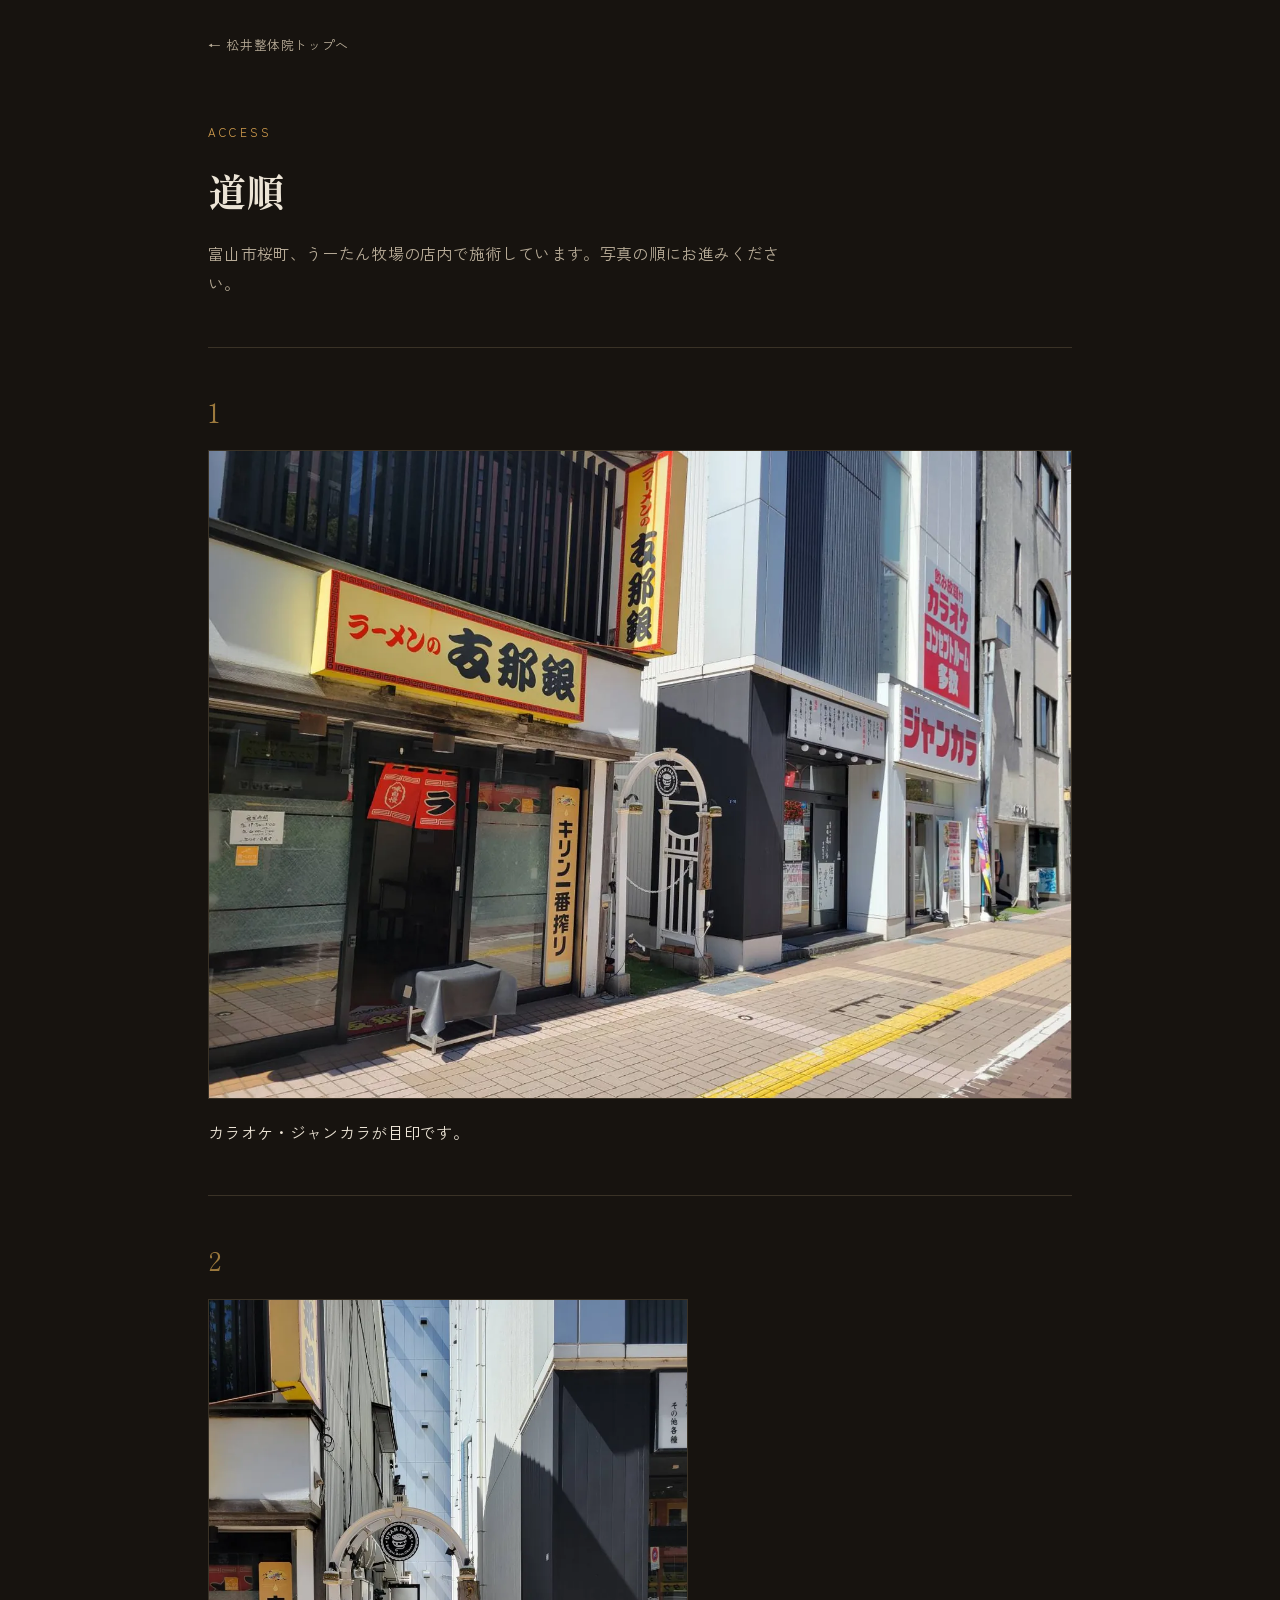
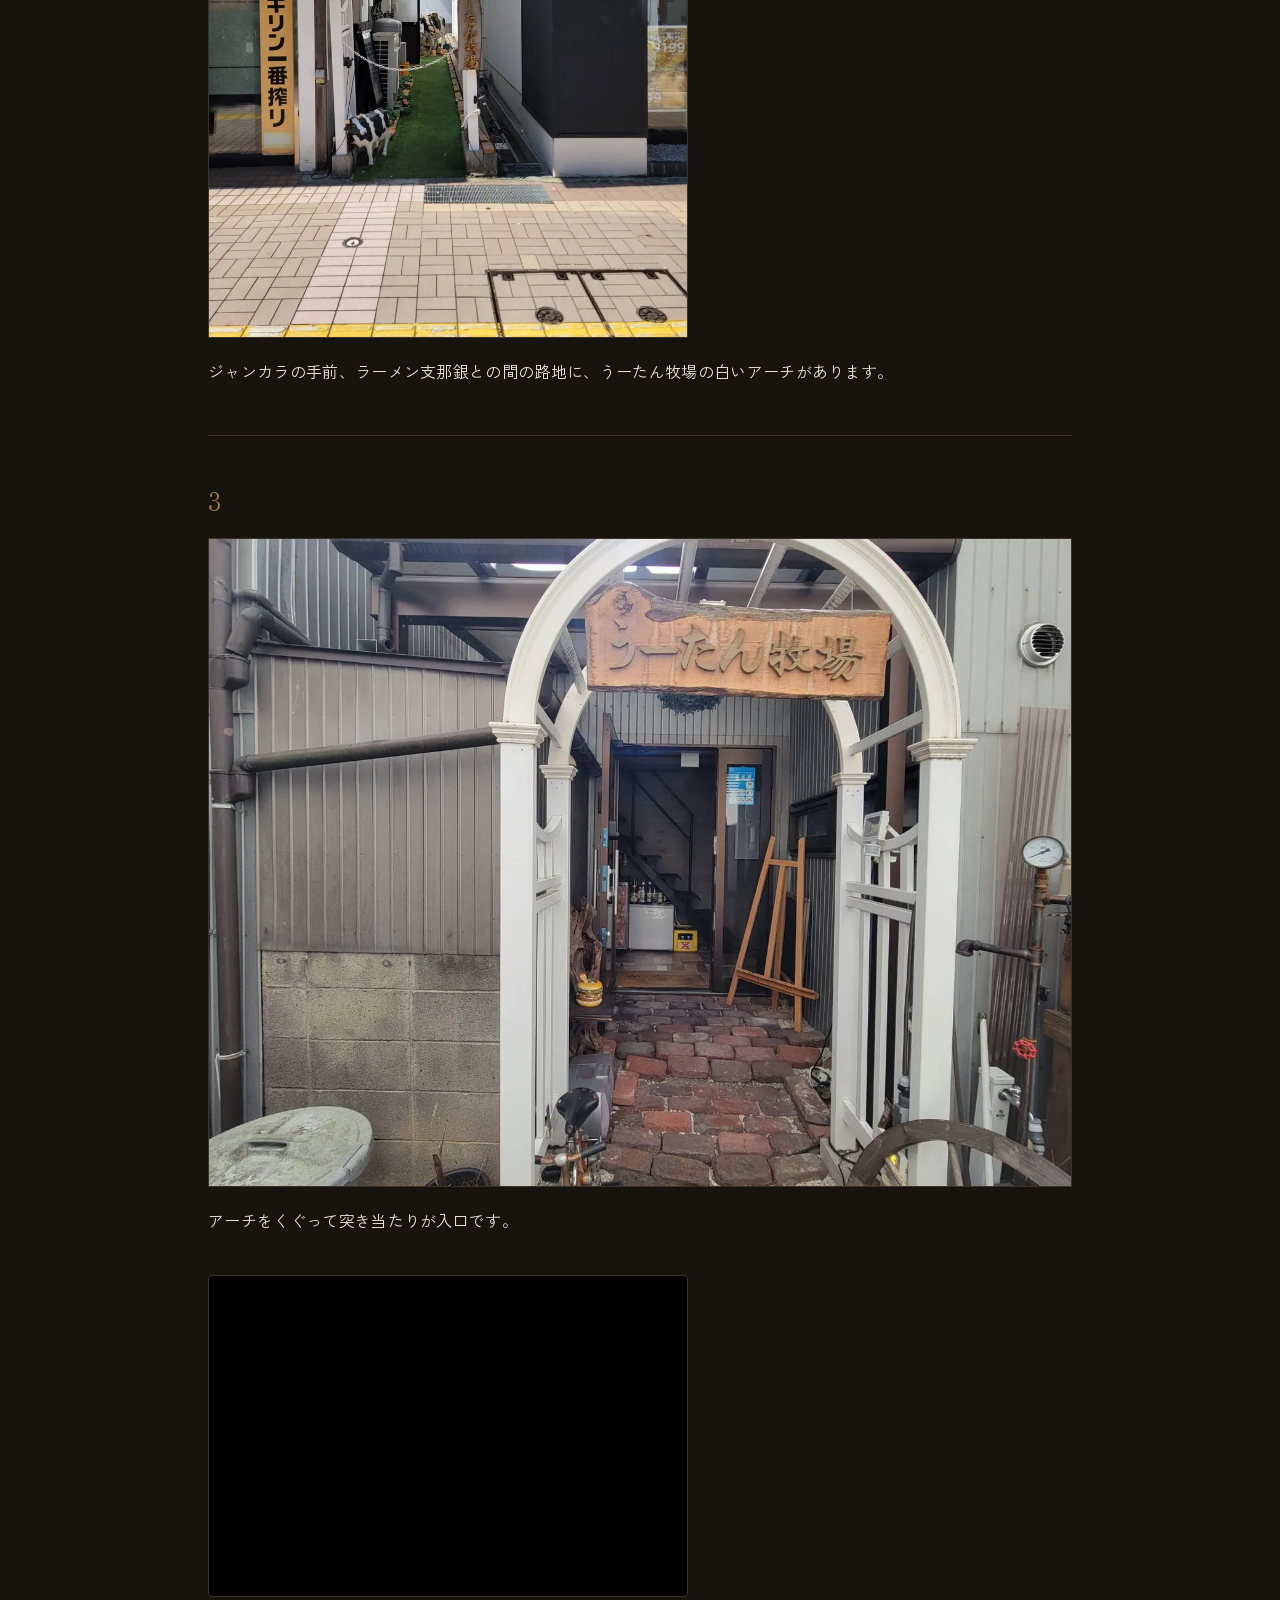
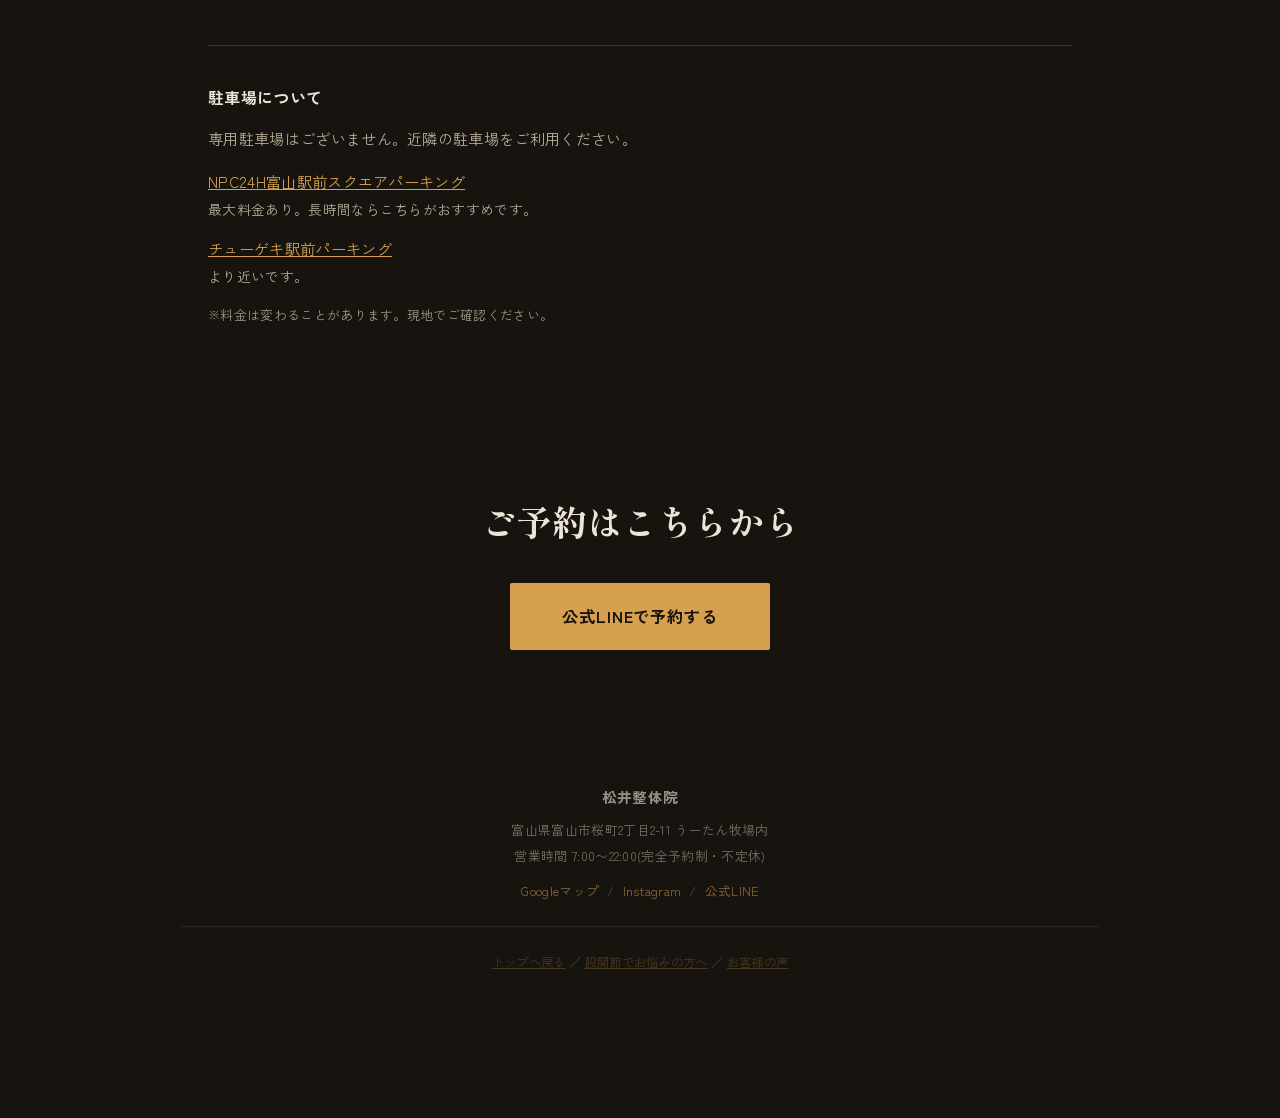
<file: access.html>
<!DOCTYPE html>
<html lang="ja">
<head>
<meta charset="UTF-8">
<meta name="viewport" content="width=device-width, initial-scale=1.0, viewport-fit=cover">
<title>道順・アクセス｜松井整体院(富山市)</title>
<meta name="description" content="富山市桜町2丁目、うーたん牧場内にある松井整体院への道順です。カラオケ・ジャンカラが目印。写真つきで入口までご案内します。駐車場の情報とGoogleマップも掲載。">
<link rel="preconnect" href="https://fonts.googleapis.com">
<link href="https://fonts.googleapis.com/css2?family=Shippori+Mincho:wght@500;700;800&family=Zen+Kaku+Gothic+New:wght@400;500;700&display=swap" rel="stylesheet">
<link rel="stylesheet" href="/assets/site-footer.css">
<link rel="stylesheet" href="/assets/cta-bar.css">
<style>
  :root{
    --bg: #17130f;
    --bg-2: #1f1a14;
    --panel: #251f18;
    --line: #3a3226;
    --ink: #ece4d6;
    --ink-dim: #b7ab97;
    --amber: #d6a04f;
    --amber-dim: #9c793d;
    --brick: #a3462c;
  }
  *{box-sizing:border-box; margin:0; padding:0;}
  html{scroll-behavior:smooth;}
  body{
    background:var(--bg);
    color:var(--ink);
    font-family:'Zen Kaku Gothic New', sans-serif;
    line-height:1.9;
    letter-spacing:.02em;
    -webkit-font-smoothing:antialiased;
  }
  .mincho{font-family:'Shippori Mincho', serif;}
  .wrap{max-width:920px; margin:0 auto; padding:0 28px;}

  .top-bar{padding:28px 0 0;}
  .back-link{font-size:.8rem; color:var(--ink-dim); text-decoration:none; letter-spacing:.05em;}
  .back-link:hover{color:var(--amber);}

  section{padding:64px 0;}
  .label{
    font-size:.72rem;
    letter-spacing:.28em;
    color:var(--amber);
    margin-bottom:18px;
  }
  h1.page-title{
    font-family:'Shippori Mincho', serif;
    font-size:clamp(1.7rem, 5vw, 2.4rem);
    font-weight:700;
    line-height:1.5;
    margin-bottom:18px;
  }
  p.body-text{color:var(--ink-dim); font-size:1rem; max-width:36em;}

  /* ROUTE STEPS */
  .route-step{
    margin-top:48px;
    padding-top:40px;
    border-top:1px solid var(--line);
  }
  .route-step:first-of-type{border-top:0; padding-top:0;}
  .route-num{
    font-family:'Shippori Mincho', serif;
    font-size:1.6rem;
    color:var(--amber-dim);
    margin-bottom:14px;
  }
  .route-step img{width:100%; height:auto; display:block; border:1px solid var(--line);}
  .route-step.is-portrait img{max-width:480px;}
  .route-step p{margin-top:18px; font-size:1rem; color:var(--ink);}

  /* MAP */
  .map-embed{
    margin-top:40px;
    max-width:480px;
    border:1px solid var(--line);
    border-radius:4px;
    overflow:hidden;
    background:#000;
  }
  .map-embed iframe{
    display:block;
    width:100%;
    height:320px;
    border:0;
    filter:grayscale(.15) contrast(1.05) brightness(.9);
  }

  .parking{margin-top:48px; padding-top:36px; border-top:1px solid var(--line);}
  .parking h2{font-size:1rem; font-weight:700; margin-bottom:12px;}
  .parking p{font-size:.95rem; color:var(--ink-dim);}
  .parking-list{list-style:none; margin:14px 0 0;}
  .parking-list li{margin-top:12px; font-size:.95rem;}
  .parking-list a{color:var(--amber); text-decoration:underline;}
  .parking-list span{display:block; font-size:.86rem; color:var(--ink-dim);}
  .parking-note{display:block; margin-top:14px; font-size:.8rem; color:var(--ink-dim); opacity:.85;}

  .cta-section{text-align:center; padding:96px 0;}
  .cta-section h2{
    font-family:'Shippori Mincho', serif;
    font-size:clamp(1.5rem, 5vw, 2.2rem);
    margin-bottom:28px;
  }
  .line-btn{
    display:inline-block;
    background:var(--amber);
    color:#17130f;
    font-weight:700;
    padding:18px 52px;
    font-size:1.02rem;
    letter-spacing:.06em;
    text-decoration:none;
    border-radius:2px;
  }
  .line-btn:hover{background:#e2ac59;}

  footer{
    text-align:center;
    padding:36px 0 60px;
    font-size:.78rem;
    color:var(--ink-dim);
    opacity:.6;
  }
  footer a{color:var(--amber-dim); text-decoration:underline; opacity:1;}
  footer .footer-links{margin-top:10px;}

  @media(max-width:640px){
    section{padding:48px 0;}
    .map-embed{max-width:100%;}
    .map-embed iframe{height:240px;}
    .route-step.is-portrait img{max-width:100%;}
    .line-btn{display:block; text-align:center;}
  }
</style>
</head>
<body>

<div class="top-bar">
  <div class="wrap">
    <a class="back-link" href="/index.html">← 松井整体院トップへ</a>
  </div>
</div>

<section>
  <div class="wrap">
    <div class="label">ACCESS</div>
    <h1 class="page-title mincho">道順</h1>
    <p class="body-text">富山市桜町、うーたん牧場の店内で施術しています。写真の順にお進みください。</p>

    <div class="route-step">
      <div class="route-num">1</div>
      <picture>
        <source type="image/webp" srcset="/images/access-01-street.webp">
        <img src="/images/access-01-street.webp" width="1400" height="1050" loading="lazy" decoding="async" alt="通り沿いに並ぶラーメン店とカラオケ店の外観。その間に白いアーチが見える">
      </picture>
      <p>カラオケ・ジャンカラが目印です。</p>
    </div>

    <div class="route-step is-portrait">
      <div class="route-num">2</div>
      <picture>
        <source type="image/webp" srcset="/images/access-02-gate.webp">
        <img src="/images/access-02-gate.webp" width="900" height="1200" loading="lazy" decoding="async" alt="路地の入口にある白いアーチと牛の像">
      </picture>
      <p>ジャンカラの手前、ラーメン支那銀との間の路地に、うーたん牧場の白いアーチがあります。</p>
    </div>

    <div class="route-step">
      <div class="route-num">3</div>
      <picture>
        <source type="image/webp" srcset="/images/access-03-door.webp">
        <img src="/images/access-03-door.webp" width="1400" height="1050" loading="lazy" decoding="async" alt="路地の突き当たりにある入口の正面">
      </picture>
      <p>アーチをくぐって突き当たりが入口です。</p>
    </div>

    <div class="map-embed">
      <iframe src="https://www.google.com/maps/embed?pb=!1m18!1m12!1m3!1d467.40324510602517!2d137.2130356489906!3d36.69884615702307!2m3!1f0!2f0!3f0!3m2!1i1024!2i768!4f13.1!3m3!1m2!1s0x5ff791bc18cc661d%3A0x38beb5651510df!2z5p2-5LqV5pW05L2T6Zmi!5e0!3m2!1sja!2sjp!4v1788832058830!5m2!1sja!2sjp" allowfullscreen="" loading="lazy" referrerpolicy="strict-origin-when-cross-origin"></iframe>
    </div>

    <div class="parking">
      <h2>駐車場について</h2>
      <p>専用駐車場はございません。近隣の駐車場をご利用ください。</p>
      <ul class="parking-list">
        <li><a href="https://maps.app.goo.gl/hYFzZtrzmX1Nou246" target="_blank" rel="noopener">NPC24H富山駅前スクエアパーキング</a><span>最大料金あり。長時間ならこちらがおすすめです。</span></li>
        <li><a href="https://maps.app.goo.gl/B6koKCrcmfBb5ao67" target="_blank" rel="noopener">チューゲキ駅前パーキング</a><span>より近いです。</span></li>
      </ul>
      <span class="parking-note">※料金は変わることがあります。現地でご確認ください。</span>
    </div>
  </div>
</section>

<section class="cta-section">
  <div class="wrap">
    <h2 class="mincho">ご予約はこちらから</h2>
    <a class="line-btn" href="https://lin.ee/ozaeHCLi" target="_blank" rel="noopener">公式LINEで予約する</a>
  </div>
</section>

<footer>
  <div class="footer-info">
    <span class="shop">松井整体院</span>
    <p>富山県富山市桜町2丁目2-11 うーたん牧場内</p>
    <p>営業時間 7:00〜22:00(完全予約制・不定休)</p>
    <p class="footer-sns"><a href="https://maps.google.com/?cid=15972284990034143" target="_blank" rel="noopener">Googleマップ</a><span class="sep">/</span><a href="https://www.instagram.com/matsui_seitai_toyama/" target="_blank" rel="noopener">Instagram</a><span class="sep">/</span><a href="https://lin.ee/ozaeHCLi" target="_blank" rel="noopener">公式LINE</a></p>
  </div>
  <div class="footer-credit">
    <div class="footer-links"><a href="/index.html">トップへ戻る</a> ／ <a href="/hip.html">股関節でお悩みの方へ</a> ／ <a href="/review-wall.html">お客様の声</a></div>
  </div>
</footer>

<script src="/assets/cta-bar.js" defer></script>

</body>
</html>
</file>
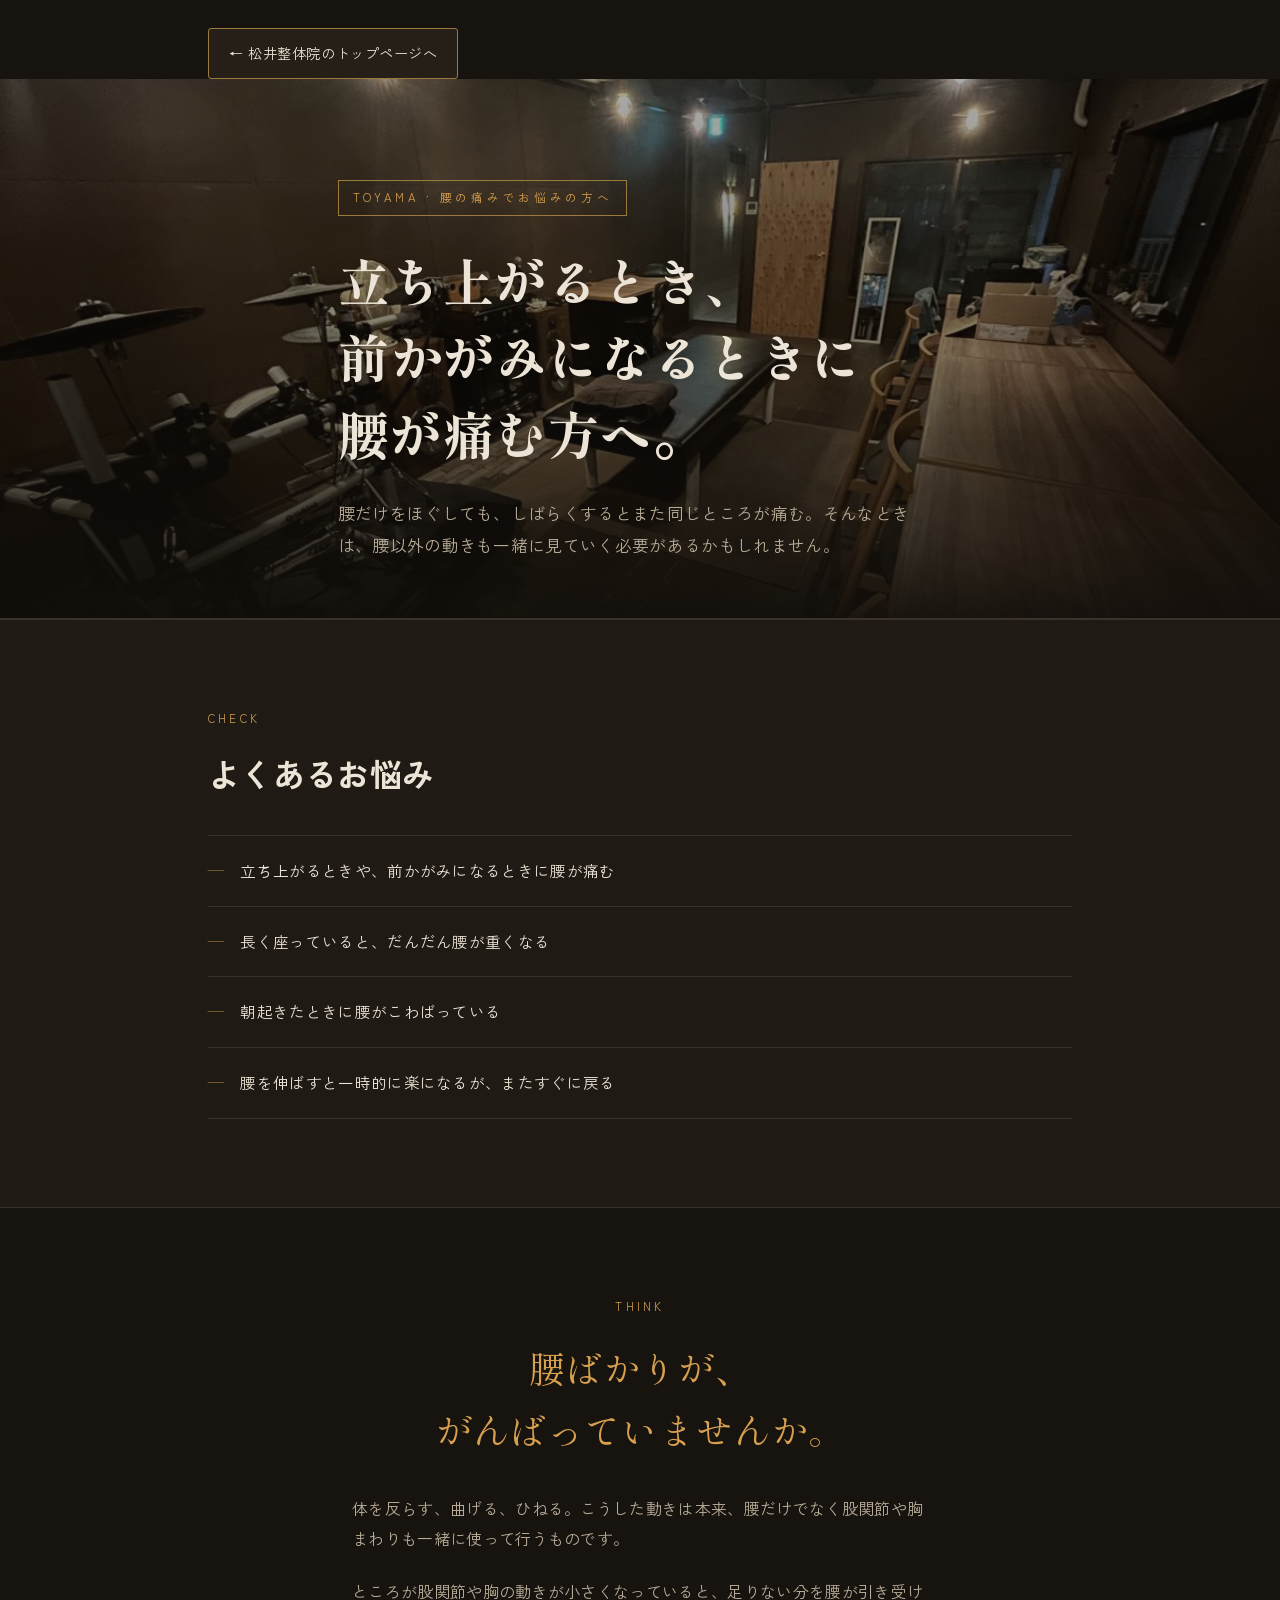
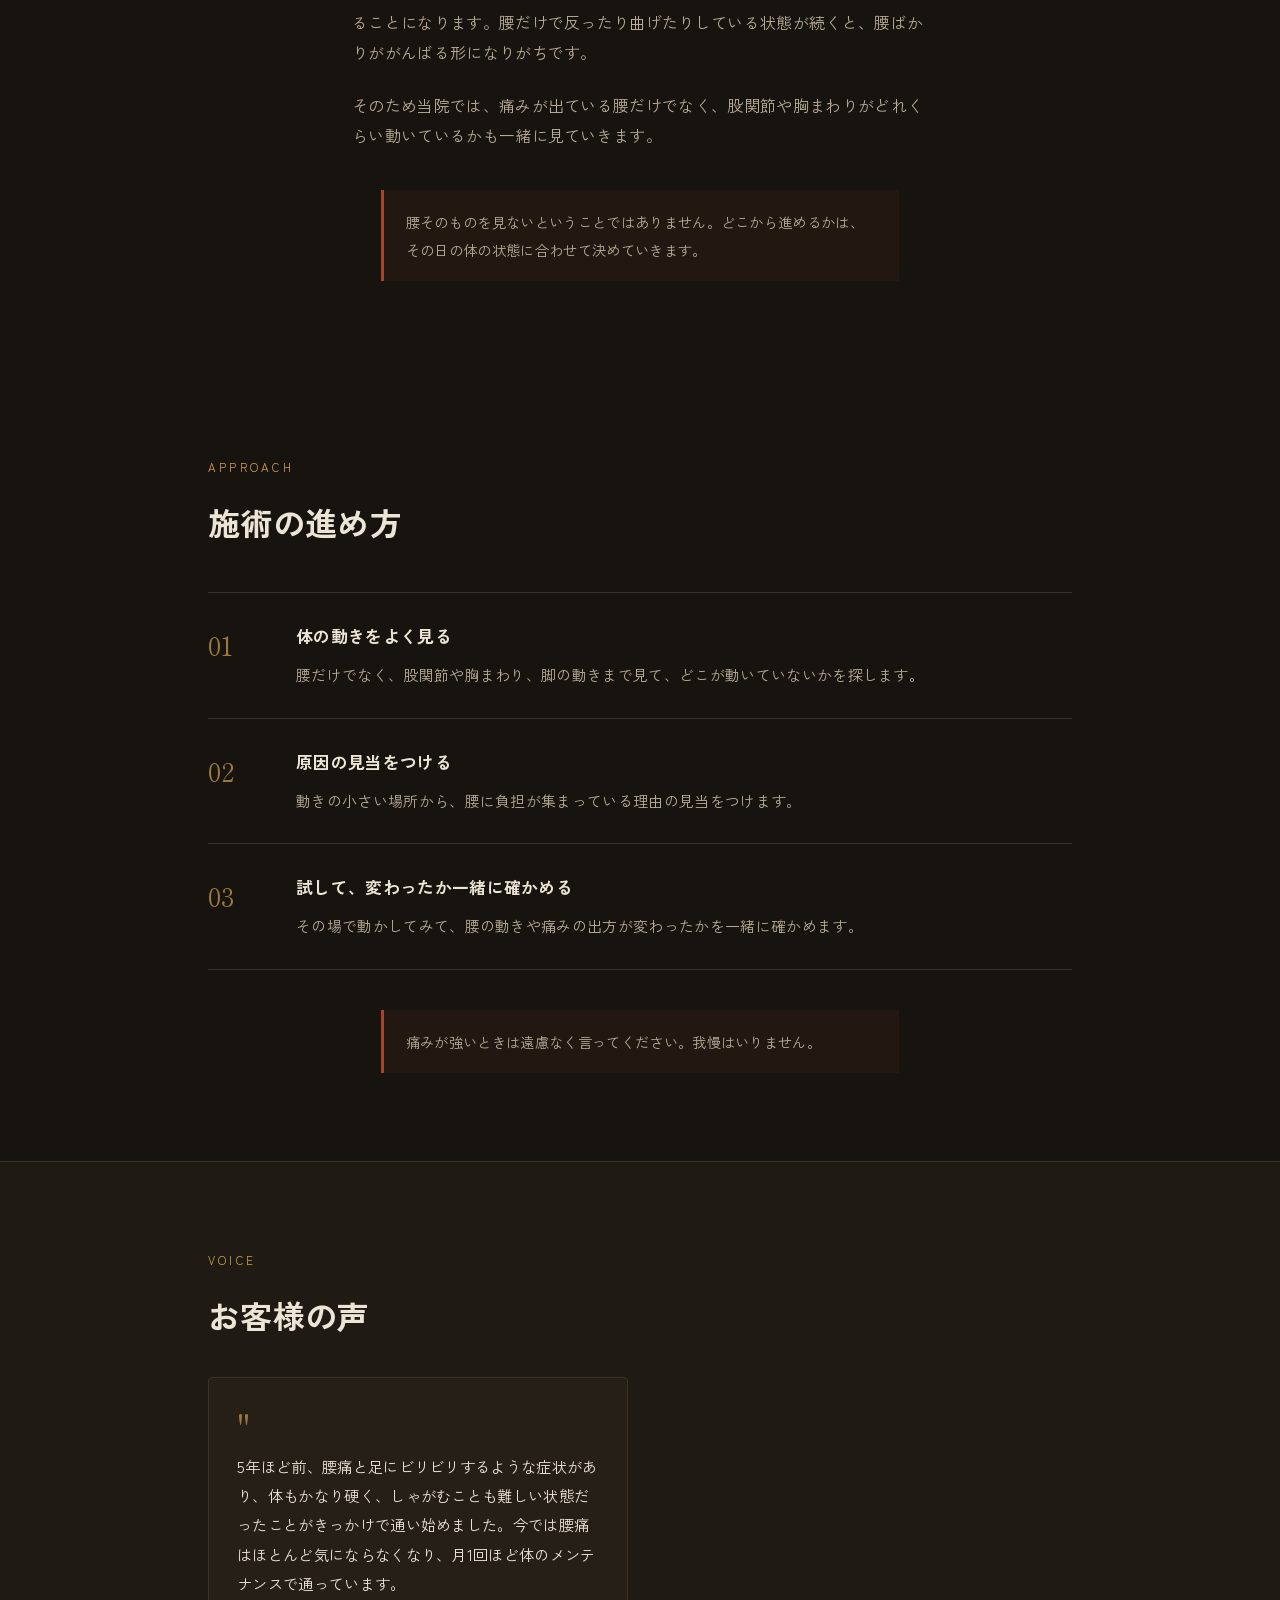
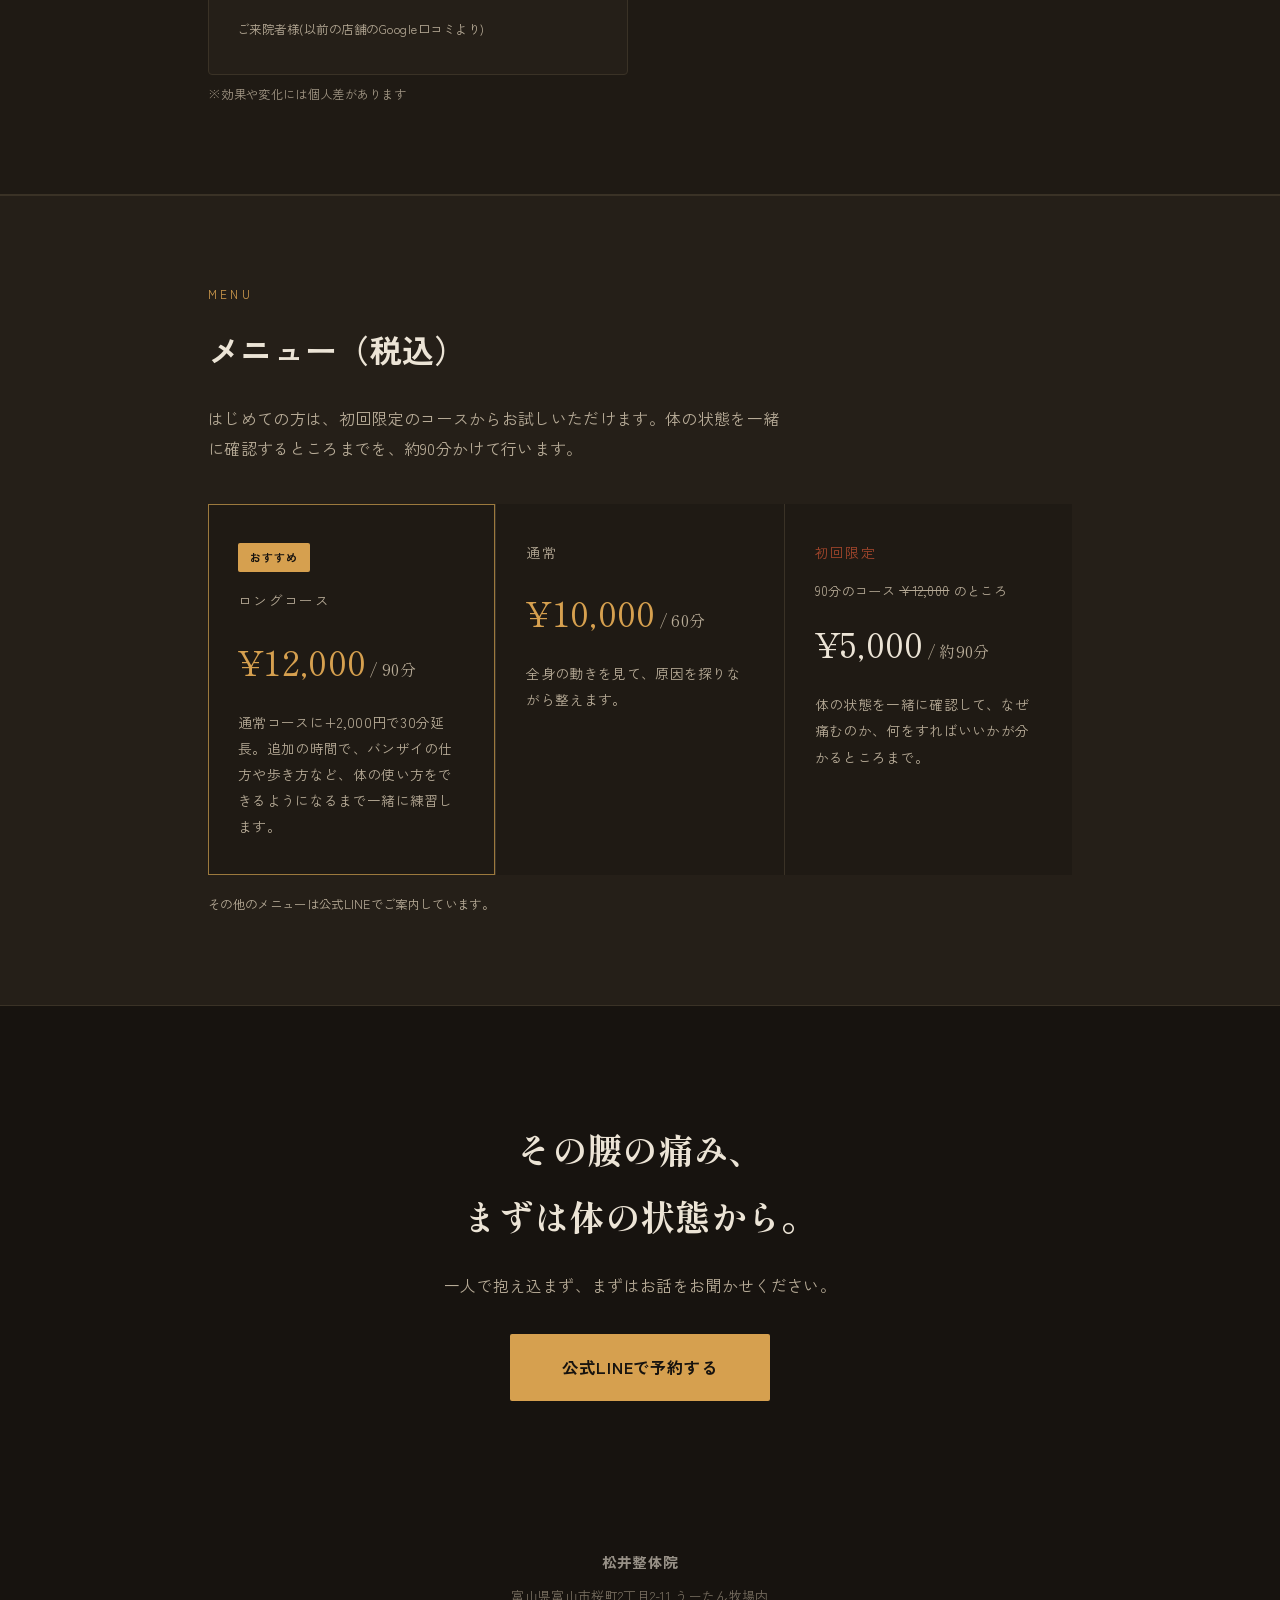
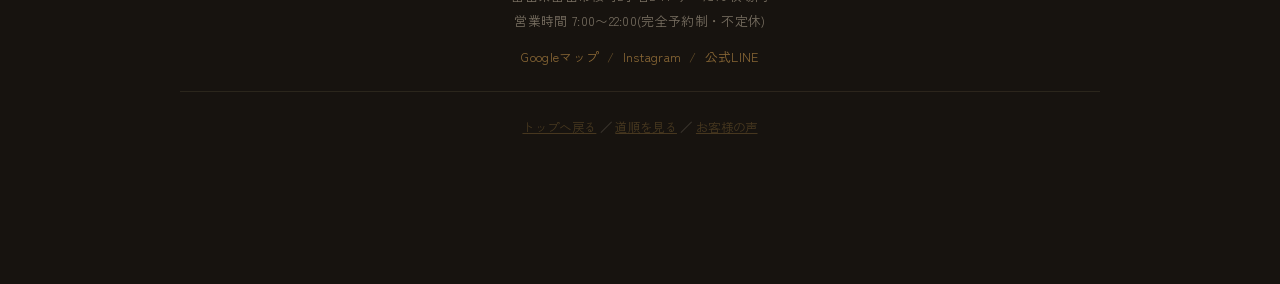
<file: back.html>
<!DOCTYPE html>
<html lang="ja">
<head>
<meta charset="UTF-8">
<meta name="viewport" content="width=device-width, initial-scale=1.0, viewport-fit=cover">
<title>腰の痛み｜松井整体院(富山市)</title>
<meta name="description" content="富山市桜町の松井整体院。腰の痛みのご相談を承っています。腰だけでなく、股関節や胸まわりの動きも一緒に見ていきます。完全予約制・1日3名。ご予約は公式LINEから。">
<link rel="preconnect" href="https://fonts.googleapis.com">
<link href="https://fonts.googleapis.com/css2?family=Shippori+Mincho:wght@500;700;800&family=Zen+Kaku+Gothic+New:wght@400;500;700&display=swap" rel="stylesheet">
<link rel="stylesheet" href="/assets/site-footer.css">
<link rel="stylesheet" href="/assets/cta-bar.css">
<link rel="stylesheet" href="/assets/symptom-page.css">
</head>
<body>

<div class="top-bar">
  <div class="wrap">
    <a class="back-link" href="/index.html">← 松井整体院のトップページへ</a>
  </div>
</div>

<section class="hip-hero">
  <div class="wrap">
    <div class="eyebrow">TOYAMA · 腰の痛みでお悩みの方へ</div>
    <h1 class="mincho">
      <span>立ち上がるとき、</span>
      <span>前かがみになるときに</span>
      <span>腰が痛む方へ。</span>
    </h1>
    <p class="sub">腰だけをほぐしても、しばらくするとまた同じところが痛む。そんなときは、腰以外の動きも一緒に見ていく必要があるかもしれません。</p>
  </div>
</section>

<section class="worry-section">
  <div class="wrap">
    <div class="label">CHECK</div>
    <h2 class="headline">よくあるお悩み</h2>
    <div class="worry-list">
      <div class="worry-item"><span class="mark">―</span><span>立ち上がるときや、前かがみになるときに腰が痛む</span></div>
      <div class="worry-item"><span class="mark">―</span><span>長く座っていると、だんだん腰が重くなる</span></div>
      <div class="worry-item"><span class="mark">―</span><span>朝起きたときに腰がこわばっている</span></div>
      <div class="worry-item"><span class="mark">―</span><span>腰を伸ばすと一時的に楽になるが、またすぐに戻る</span></div>
    </div>
  </div>
</section>

<section class="message-section">
  <div class="wrap">
    <div class="label">THINK</div>
    <p class="message-quote mincho">腰ばかりが、<br>がんばっていませんか。</p>
    <p class="body-text">体を反らす、曲げる、ひねる。こうした動きは本来、腰だけでなく股関節や胸まわりも一緒に使って行うものです。</p>
    <p class="body-text">ところが股関節や胸の動きが小さくなっていると、足りない分を腰が引き受けることになります。腰だけで反ったり曲げたりしている状態が続くと、腰ばかりががんばる形になりがちです。</p>
    <p class="body-text">そのため当院では、痛みが出ている腰だけでなく、股関節や胸まわりがどれくらい動いているかも一緒に見ていきます。</p>
    <div class="note">腰そのものを見ないということではありません。どこから進めるかは、その日の体の状態に合わせて決めていきます。</div>
  </div>
</section>

<section>
  <div class="wrap">
    <div class="label">APPROACH</div>
    <h2 class="headline">施術の進め方</h2>
    <div class="process-list">
      <div class="process-item">
        <div class="process-num">01</div>
        <div>
          <h3>体の動きをよく見る</h3>
          <p>腰だけでなく、股関節や胸まわり、脚の動きまで見て、どこが動いていないかを探します。</p>
        </div>
      </div>
      <div class="process-item">
        <div class="process-num">02</div>
        <div>
          <h3>原因の見当をつける</h3>
          <p>動きの小さい場所から、腰に負担が集まっている理由の見当をつけます。</p>
        </div>
      </div>
      <div class="process-item">
        <div class="process-num">03</div>
        <div>
          <h3>試して、変わったか一緒に確かめる</h3>
          <p>その場で動かしてみて、腰の動きや痛みの出方が変わったかを一緒に確かめます。</p>
        </div>
      </div>
    </div>
    <div class="note">痛みが強いときは遠慮なく言ってください。我慢はいりません。</div>
  </div>
</section>

<section class="testimonial-section">
  <div class="wrap">
    <div class="label">VOICE</div>
    <h2 class="headline">お客様の声</h2>
    <div class="testimonial-grid">
      <div class="testimonial-card">
        <div class="quote-mark">"</div>
        <p class="comment">5年ほど前、腰痛と足にビリビリするような症状があり、体もかなり硬く、しゃがむことも難しい状態だったことがきっかけで通い始めました。今では腰痛はほとんど気にならなくなり、月1回ほど体のメンテナンスで通っています。</p>
        <div class="meta">ご来院者様(以前の店舗のGoogle口コミより)</div>
      </div>
    </div>
    <p class="ba-note">※効果や変化には個人差があります</p>
  </div>
</section>

<section class="pricing-section">
  <div class="wrap">
    <div class="label">MENU</div>
    <h2 class="headline">メニュー（税込）</h2>
    <p class="body-text">はじめての方は、初回限定のコースからお試しいただけます。体の状態を一緒に確認するところまでを、約90分かけて行います。</p>
    <div class="price-grid with-trial">
      <div class="price-card featured">
        <div class="price-badge">おすすめ</div>
        <div class="plan">ロングコース</div>
        <div class="amount">¥12,000<small>/ 90分</small></div>
        <div class="desc">通常コースに+2,000円で30分延長。追加の時間で、バンザイの仕方や歩き方など、体の使い方をできるようになるまで一緒に練習します。</div>
      </div>
      <div class="price-card">
        <div class="plan">通常</div>
        <div class="amount">¥10,000<small>/ 60分</small></div>
        <div class="desc">全身の動きを見て、原因を探りながら整えます。</div>
      </div>
      <div class="price-card trial">
        <div class="plan">初回限定</div>
        <div class="ref">90分のコース <s>¥12,000</s> のところ</div>
        <div class="amount">¥5,000<small>/ 約90分</small></div>
        <div class="desc">体の状態を一緒に確認して、なぜ痛むのか、何をすればいいかが分かるところまで。</div>
      </div>
    </div>
    <p class="price-foot">その他のメニューは公式LINEでご案内しています。</p>
  </div>
</section>

<section class="cta-section">
  <div class="wrap">
    <h2 class="mincho">その腰の痛み、<br>まずは体の状態から。</h2>
    <p class="body-text">一人で抱え込まず、まずはお話をお聞かせください。</p>
    <a class="line-btn" href="https://lin.ee/ozaeHCLi" target="_blank" rel="noopener">公式LINEで予約する</a>
  </div>
</section>

<footer>
  <div class="footer-info">
    <span class="shop">松井整体院</span>
    <p>富山県富山市桜町2丁目2-11 うーたん牧場内</p>
    <p>営業時間 7:00〜22:00(完全予約制・不定休)</p>
    <p class="footer-sns"><a href="https://maps.google.com/?cid=15972284990034143" target="_blank" rel="noopener">Googleマップ</a><span class="sep">/</span><a href="https://www.instagram.com/matsui_seitai_toyama/" target="_blank" rel="noopener">Instagram</a><span class="sep">/</span><a href="https://lin.ee/ozaeHCLi" target="_blank" rel="noopener">公式LINE</a></p>
  </div>
  <div class="footer-credit">
    <div class="footer-links"><a href="/index.html">トップへ戻る</a> ／ <a href="/access.html">道順を見る</a> ／ <a href="/review-wall.html">お客様の声</a></div>
  </div>
</footer>

<script src="/assets/cta-bar.js" defer></script>

</body>
</html>
</file>
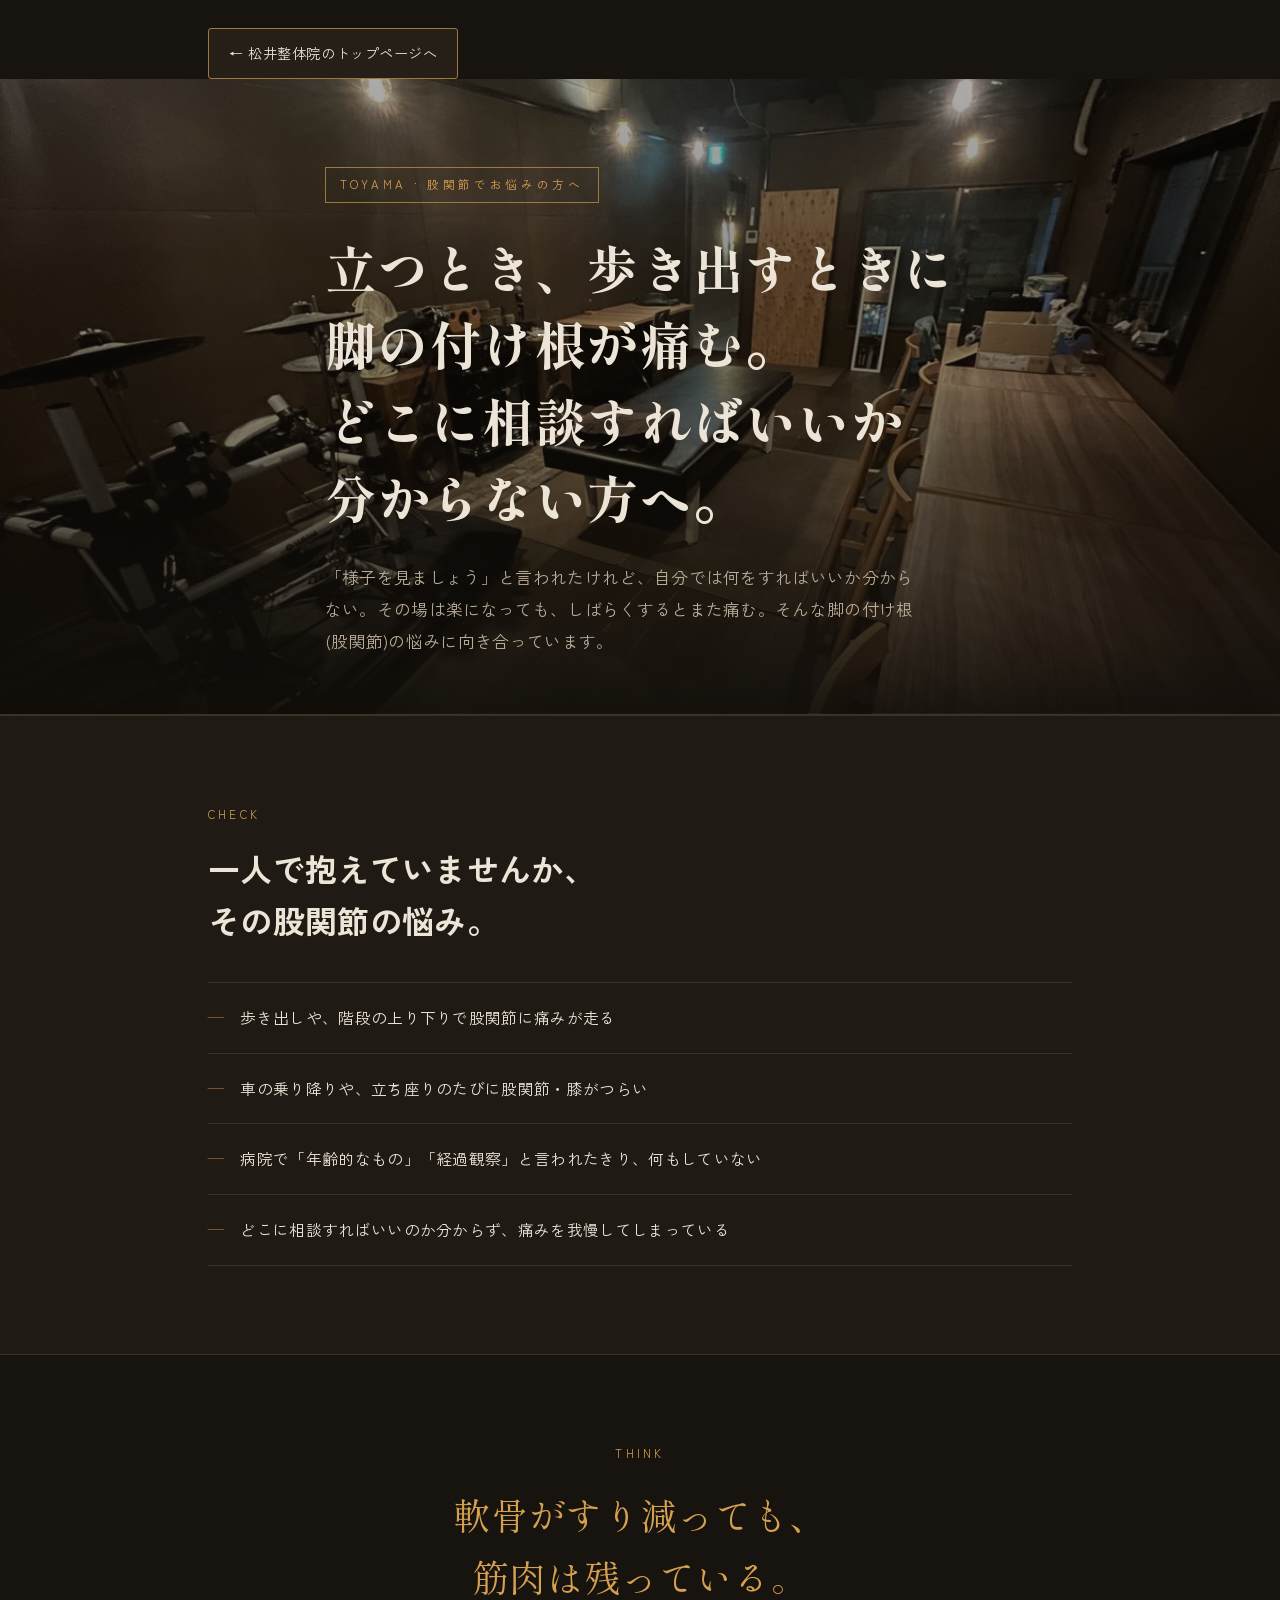
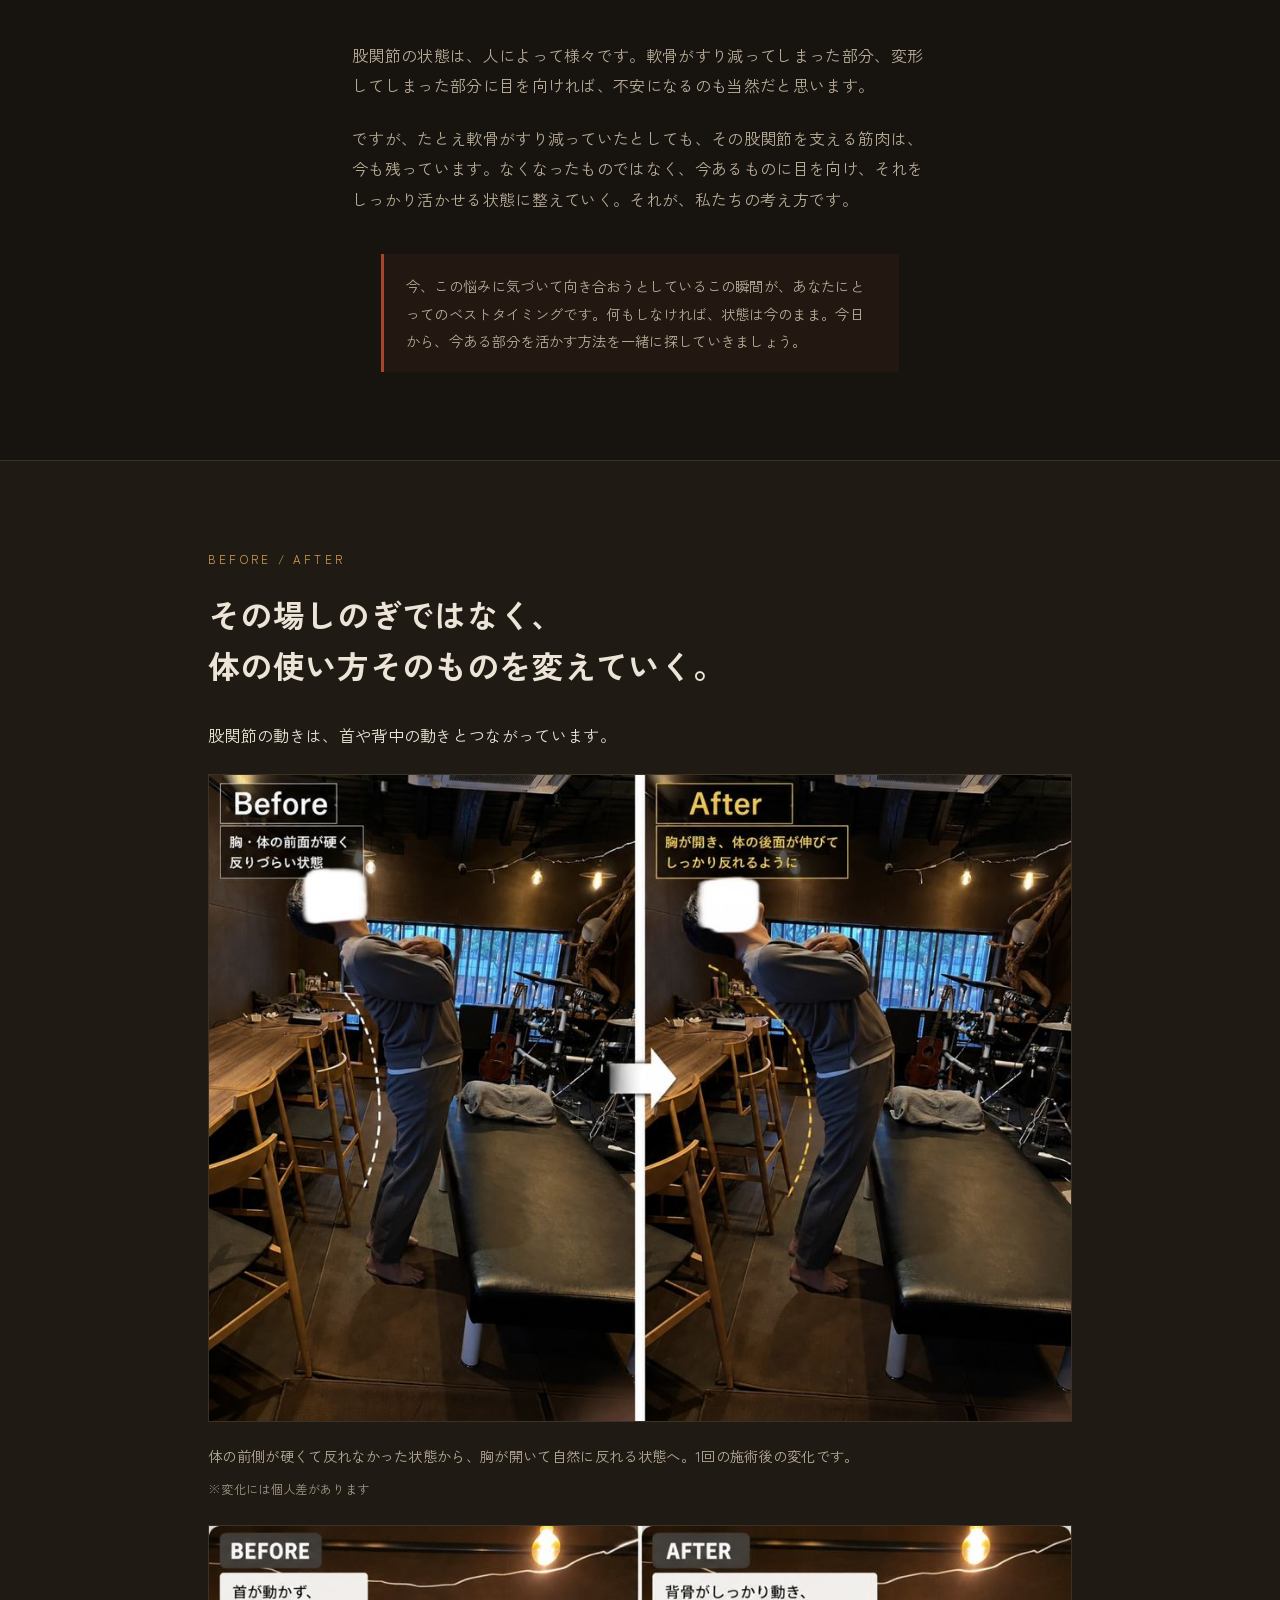
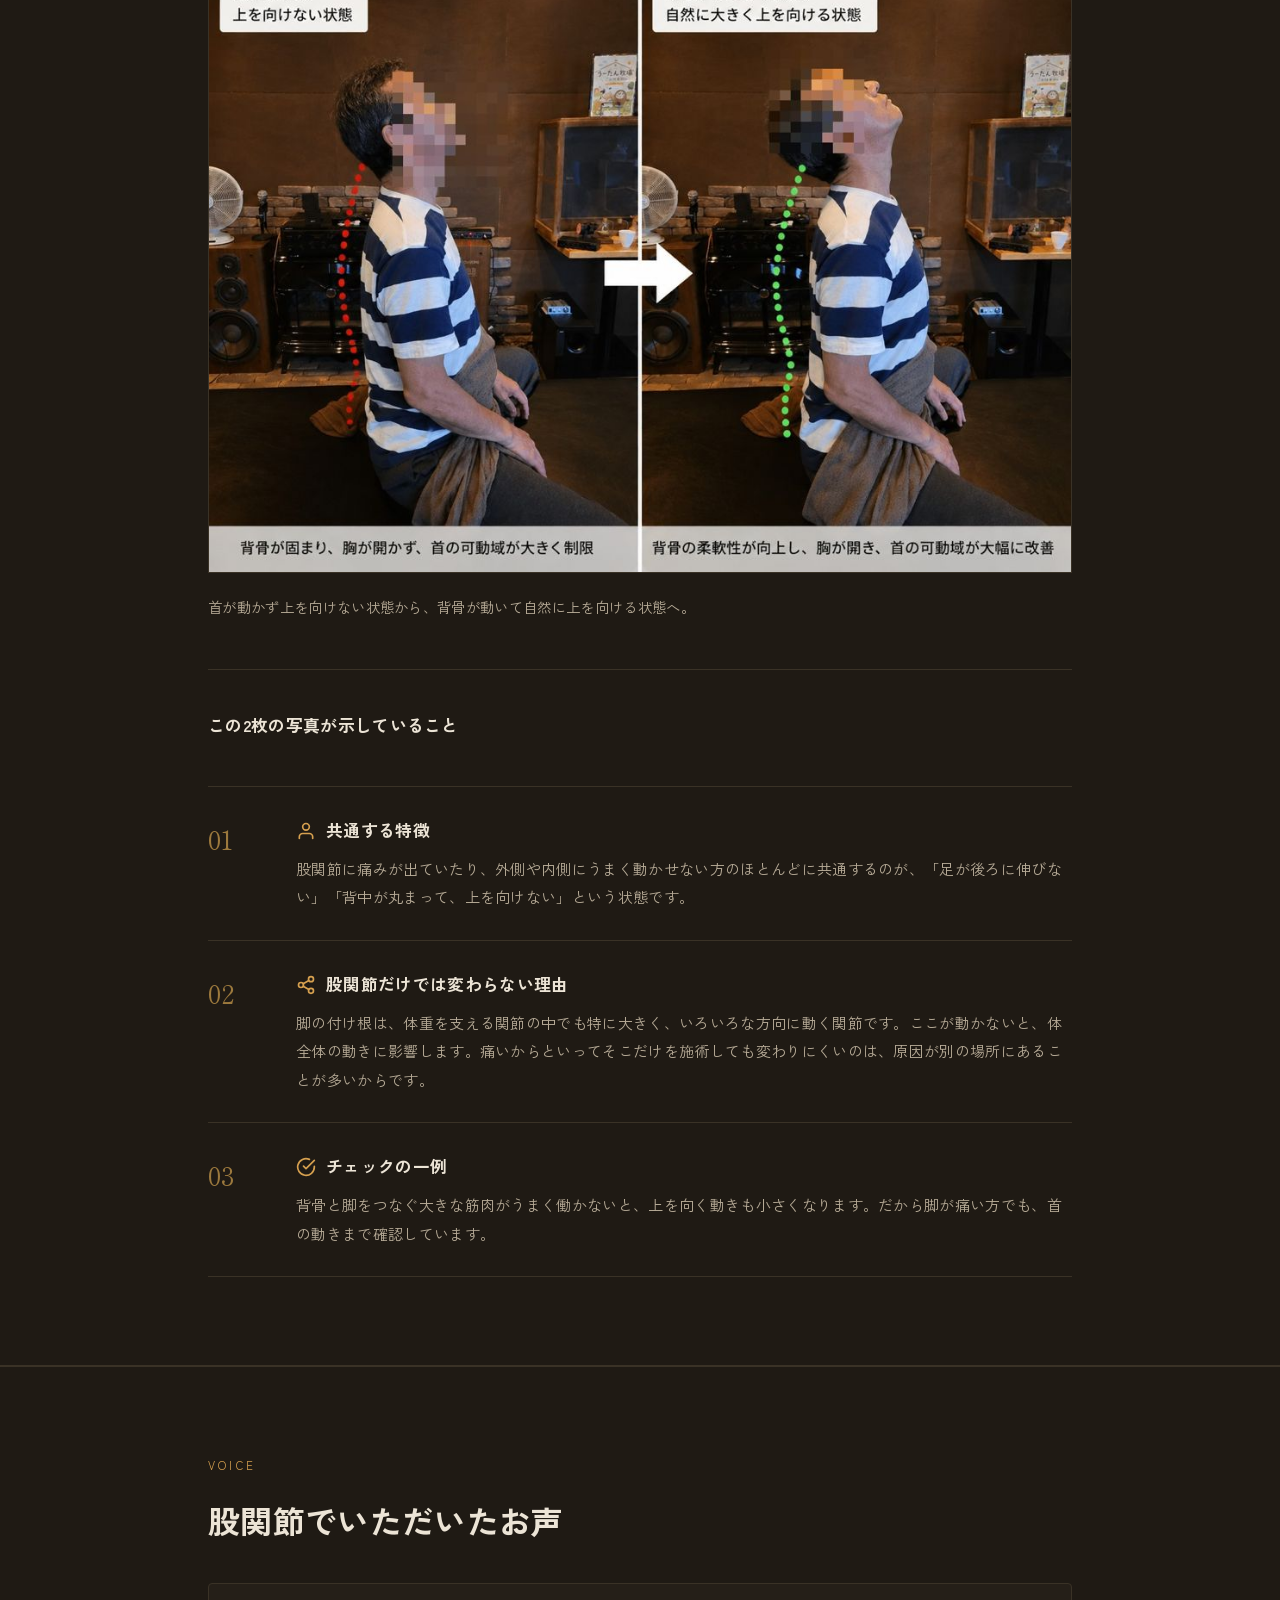
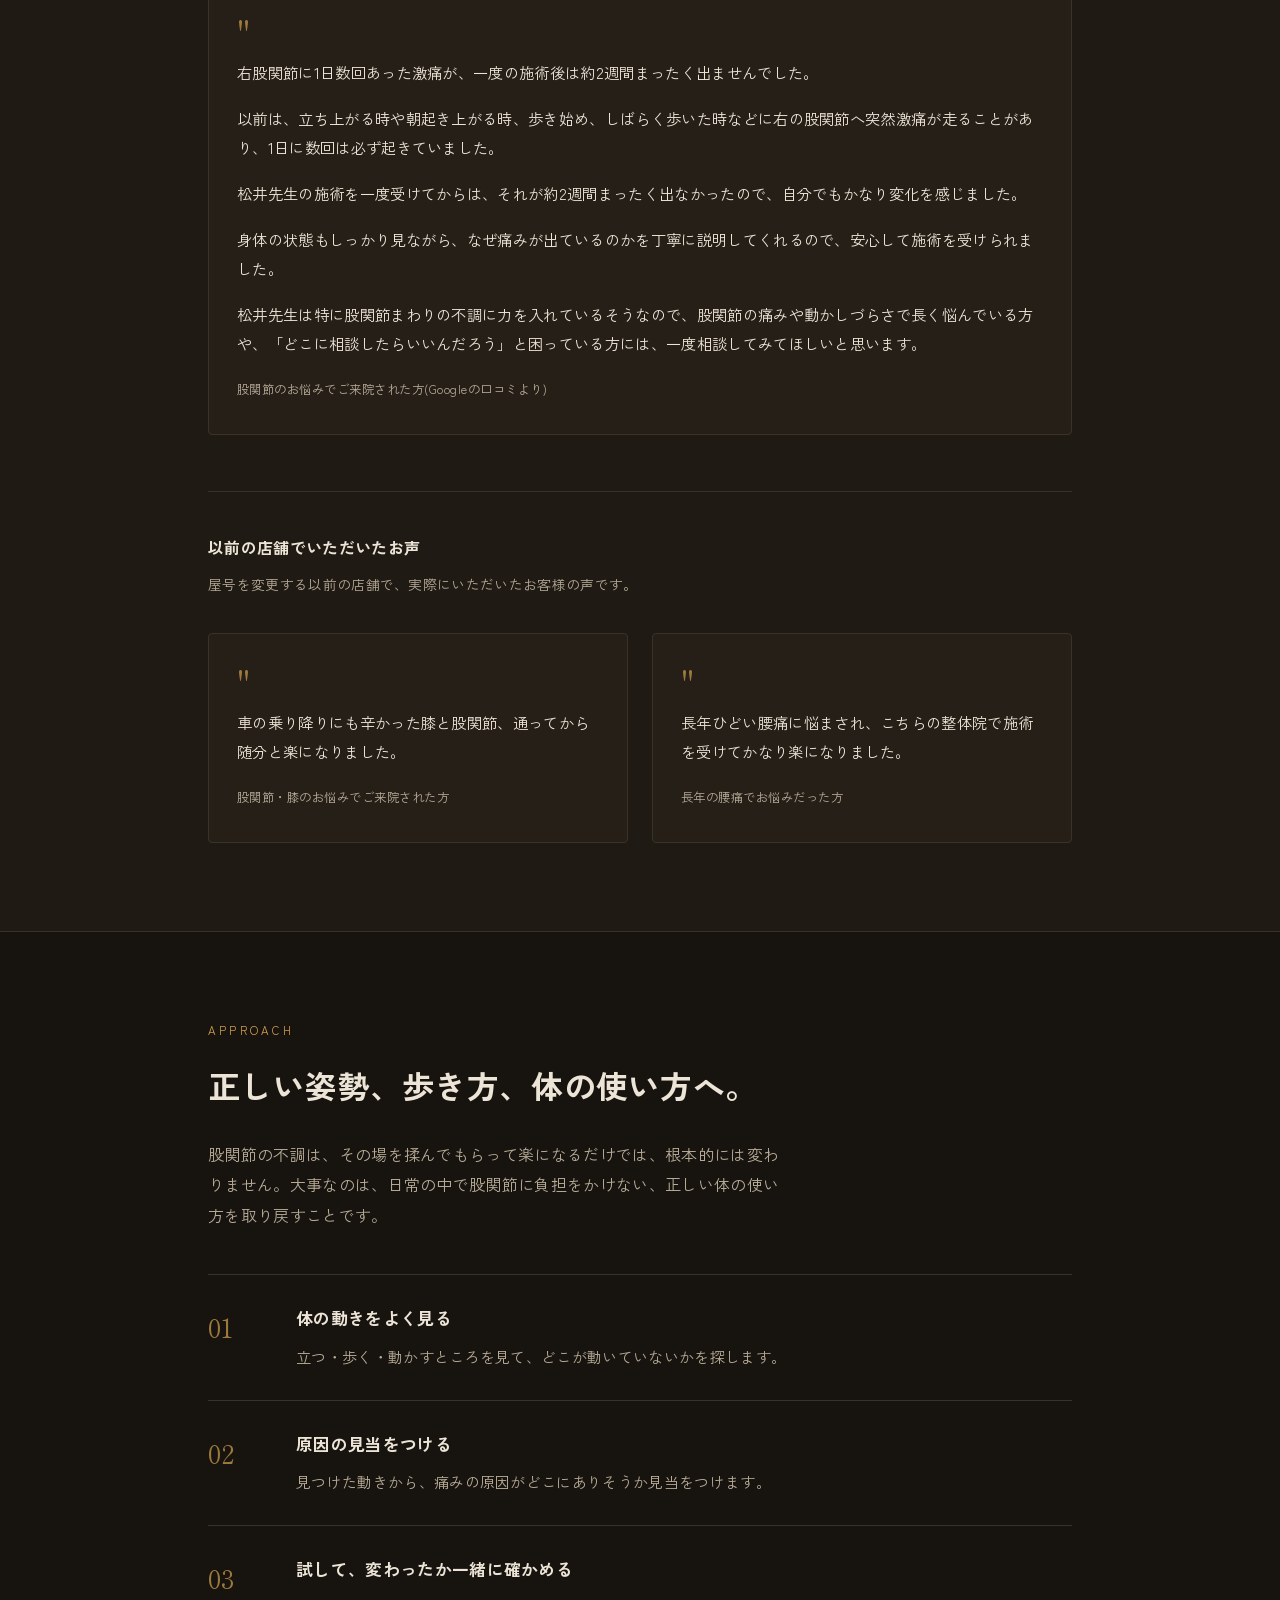
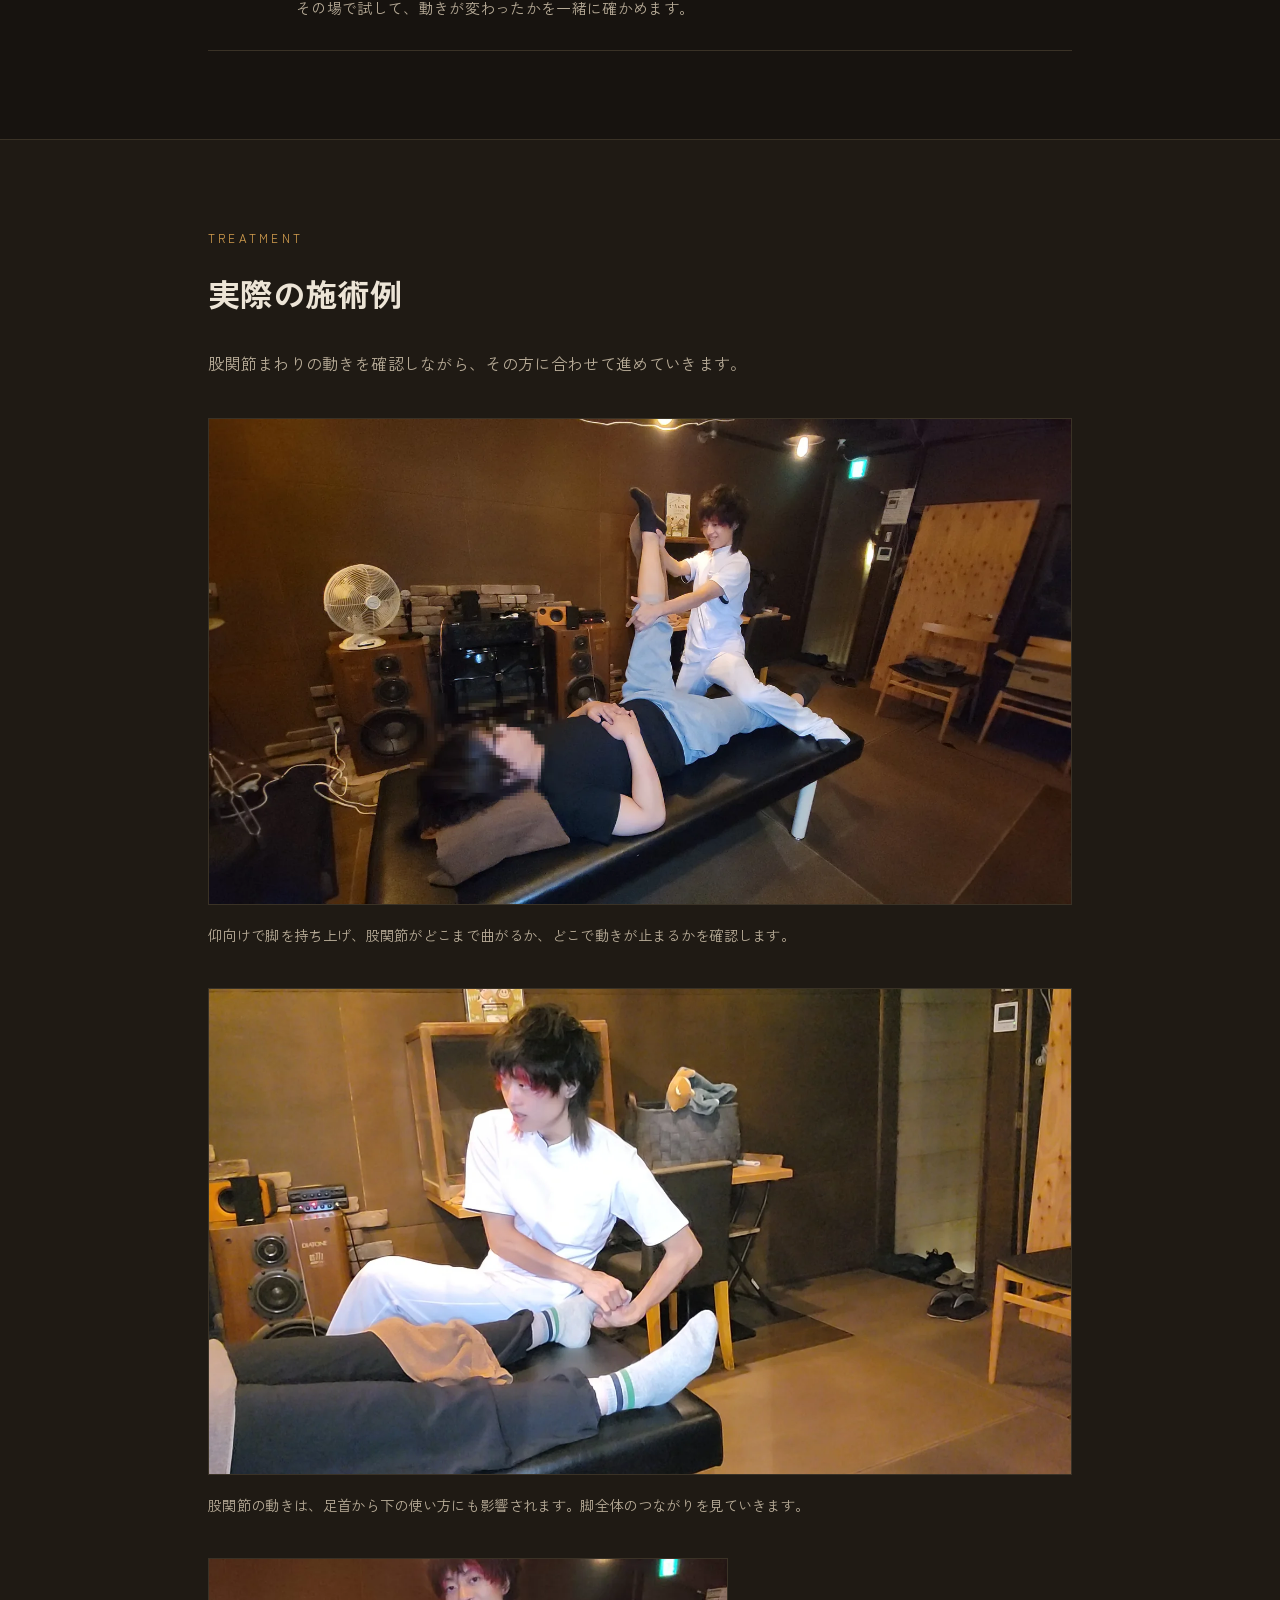
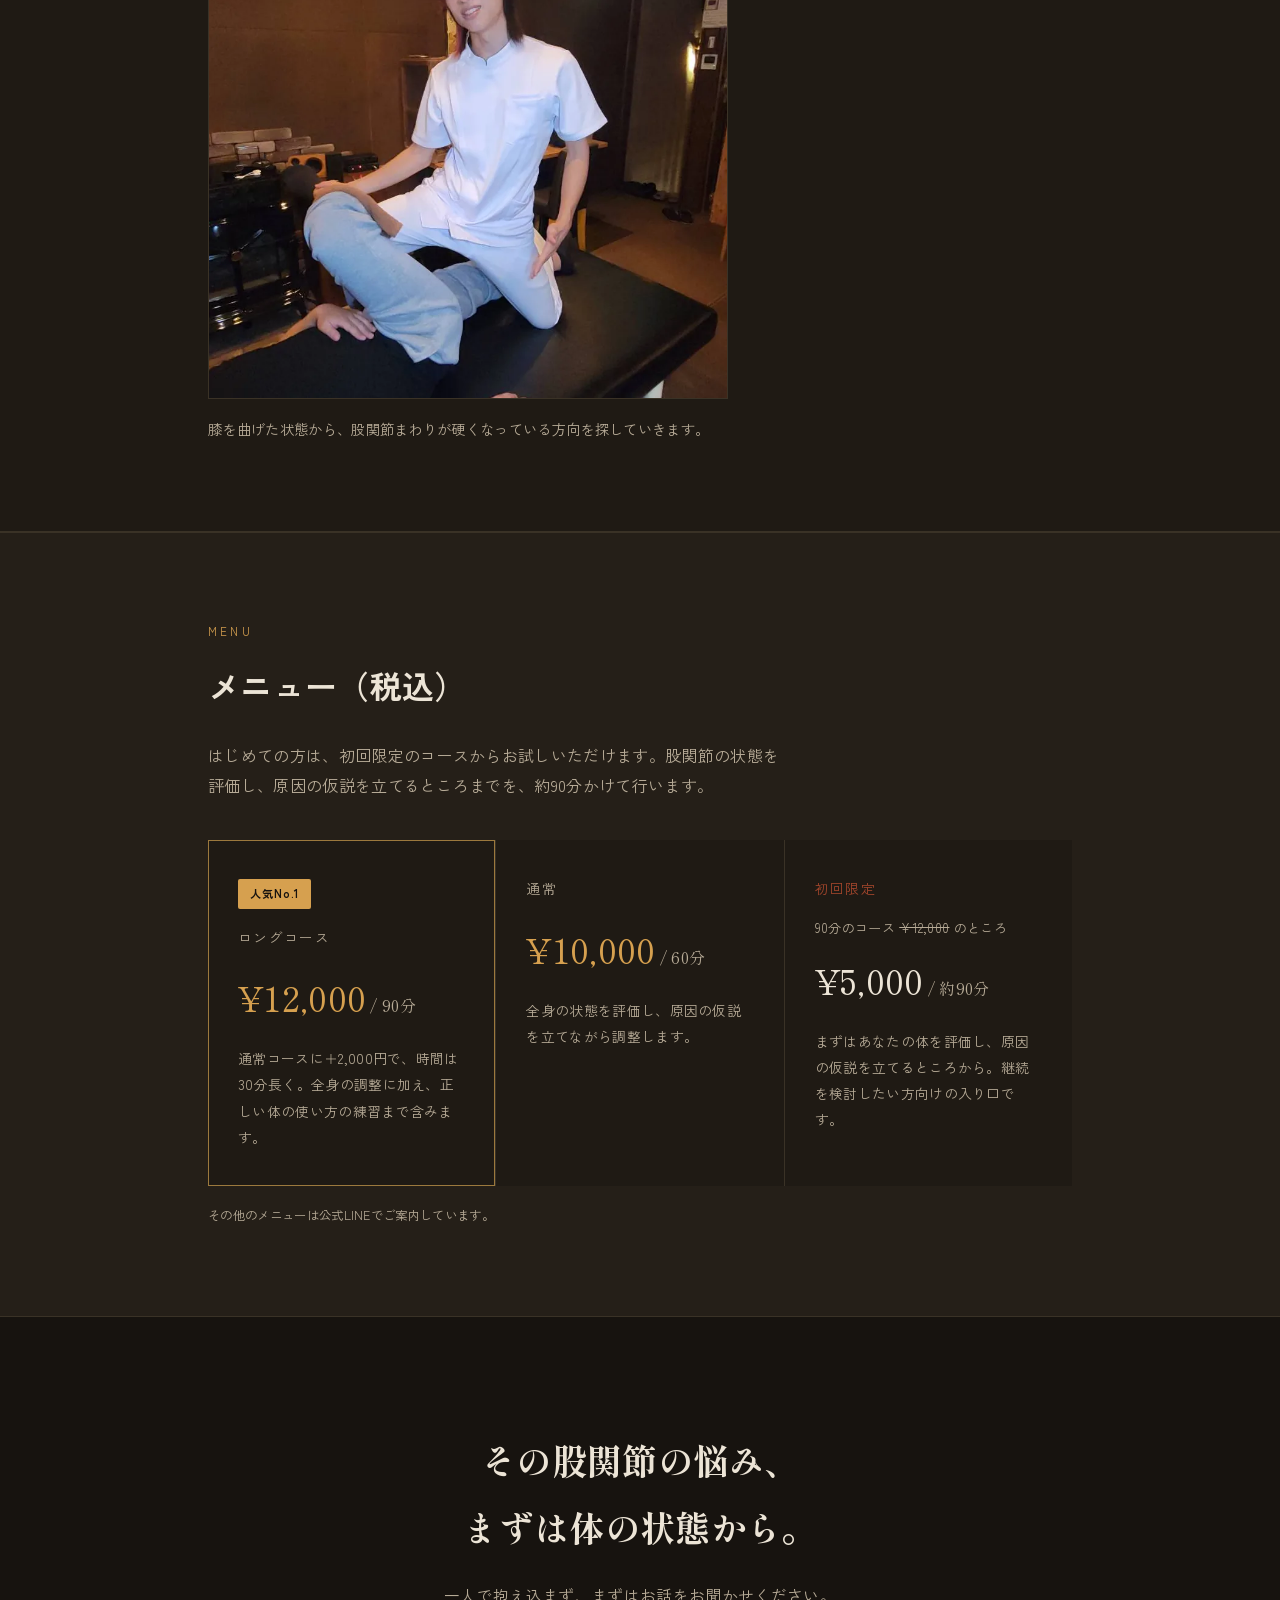
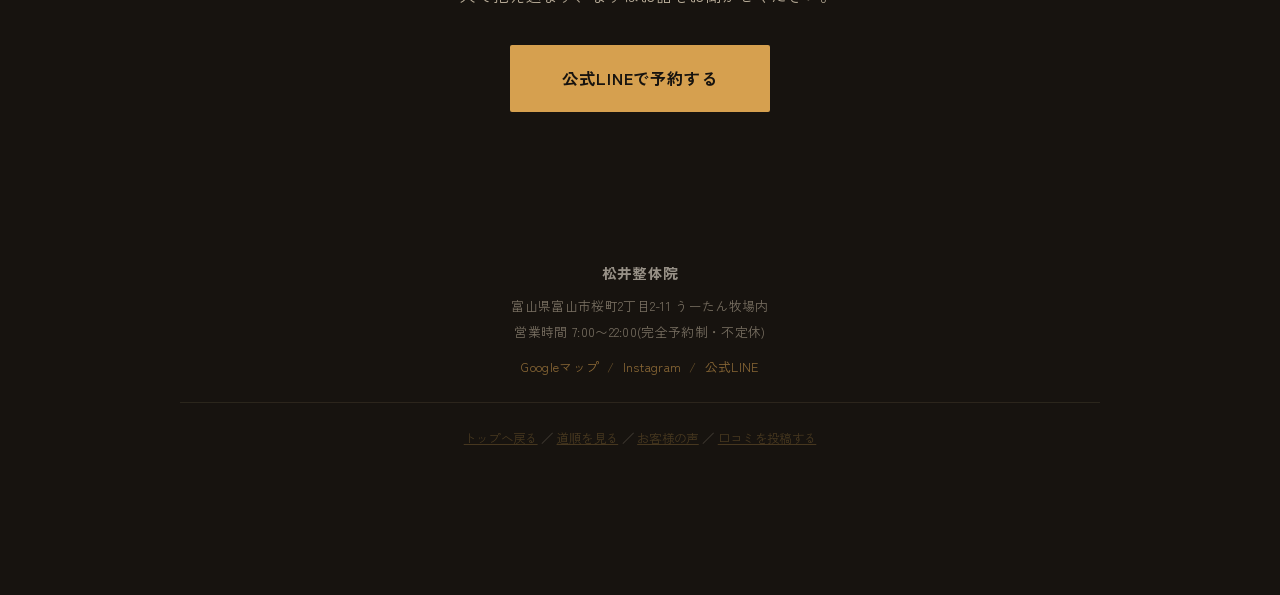
<file: hip.html>
<!DOCTYPE html>
<html lang="ja">
<head>
<meta charset="UTF-8">
<meta name="viewport" content="width=device-width, initial-scale=1.0, viewport-fit=cover">
<title>股関節(脚の付け根)の痛み｜松井整体院(富山市)</title>
<meta name="description" content="富山市桜町の松井整体院。脚の付け根(股関節)の痛みや動かしにくさのご相談を承っています。姿勢・歩き方・体の使い方を見直す施術です。完全予約制・1日3名。ご予約は公式LINEから。">
<link rel="preconnect" href="https://fonts.googleapis.com">
<link href="https://fonts.googleapis.com/css2?family=Shippori+Mincho:wght@500;700;800&family=Zen+Kaku+Gothic+New:wght@400;500;700&display=swap" rel="stylesheet">
<link rel="stylesheet" href="/assets/site-footer.css">
<link rel="stylesheet" href="/assets/cta-bar.css">
<link rel="stylesheet" href="/assets/symptom-page.css">
</head>
<body>

<div class="top-bar">
  <div class="wrap">
    <a class="back-link" href="/index.html">← 松井整体院のトップページへ</a>
  </div>
</div>

<section class="hip-hero">
  <div class="wrap">
    <div class="eyebrow">TOYAMA · 股関節でお悩みの方へ</div>
    <h1 class="mincho">
      <span>立つとき、歩き出すときに</span>
      <span>脚の付け根が痛む。</span>
      <span>どこに相談すればいいか</span>
      <span>分からない方へ。</span>
    </h1>
    <p class="sub">「様子を見ましょう」と言われたけれど、自分では何をすればいいか分からない。その場は楽になっても、しばらくするとまた痛む。そんな脚の付け根(股関節)の悩みに向き合っています。</p>
  </div>
</section>

<section class="worry-section">
  <div class="wrap">
    <div class="label">CHECK</div>
    <h2 class="headline">一人で抱えていませんか、<br>その股関節の悩み。</h2>
    <div class="worry-list">
      <div class="worry-item"><span class="mark">―</span><span>歩き出しや、階段の上り下りで股関節に痛みが走る</span></div>
      <div class="worry-item"><span class="mark">―</span><span>車の乗り降りや、立ち座りのたびに股関節・膝がつらい</span></div>
      <div class="worry-item"><span class="mark">―</span><span>病院で「年齢的なもの」「経過観察」と言われたきり、何もしていない</span></div>
      <div class="worry-item"><span class="mark">―</span><span>どこに相談すればいいのか分からず、痛みを我慢してしまっている</span></div>
    </div>
  </div>
</section>

<section class="message-section">
  <div class="wrap">
    <div class="label">THINK</div>
    <p class="message-quote mincho">軟骨がすり減っても、<br>筋肉は残っている。</p>
    <p class="body-text">股関節の状態は、人によって様々です。軟骨がすり減ってしまった部分、変形してしまった部分に目を向ければ、不安になるのも当然だと思います。</p>
    <p class="body-text">ですが、たとえ軟骨がすり減っていたとしても、その股関節を支える筋肉は、今も残っています。なくなったものではなく、今あるものに目を向け、それをしっかり活かせる状態に整えていく。それが、私たちの考え方です。</p>
    <div class="note">今、この悩みに気づいて向き合おうとしているこの瞬間が、あなたにとってのベストタイミングです。何もしなければ、状態は今のまま。今日から、今ある部分を活かす方法を一緒に探していきましょう。</div>
  </div>
</section>

<section class="ba-section">
  <div class="wrap">
    <div class="label">BEFORE / AFTER</div>
    <h2 class="headline">その場しのぎではなく、<br>体の使い方そのものを変えていく。</h2>
    <p class="ba-lead">股関節の動きは、首や背中の動きとつながっています。</p>
    <img class="ba-img" src="[data-uri]" alt="施術によるBefore/After">
    <p class="ba-cap">体の前側が硬くて反れなかった状態から、胸が開いて自然に反れる状態へ。1回の施術後の変化です。</p>
    <p class="ba-note">※変化には個人差があります</p>
    <img class="ba-img" style="margin-top:24px;" src="[data-uri]" alt="施術によるBefore/After 首の可動域">
    <p class="ba-cap">首が動かず上を向けない状態から、背骨が動いて自然に上を向ける状態へ。</p>

    <div class="ba-explain">
      <h3>この2枚の写真が示していること</h3>
      <div class="process-list">
        <div class="process-item">
          <div class="process-num">01</div>
          <div>
            <h4>
              <svg viewBox="0 0 24 24" fill="none" stroke="currentColor" stroke-width="2" stroke-linecap="round" stroke-linejoin="round"><path d="M20 21v-2a4 4 0 0 0-4-4H8a4 4 0 0 0-4 4v2"></path><circle cx="12" cy="7" r="4"></circle></svg>
              共通する特徴
            </h4>
            <p>股関節に痛みが出ていたり、外側や内側にうまく動かせない方のほとんどに共通するのが、「足が後ろに伸びない」「背中が丸まって、上を向けない」という状態です。</p>
          </div>
        </div>
        <div class="process-item">
          <div class="process-num">02</div>
          <div>
            <h4>
              <svg viewBox="0 0 24 24" fill="none" stroke="currentColor" stroke-width="2" stroke-linecap="round" stroke-linejoin="round"><circle cx="18" cy="5" r="3"></circle><circle cx="6" cy="12" r="3"></circle><circle cx="18" cy="19" r="3"></circle><line x1="8.59" y1="13.51" x2="15.42" y2="17.49"></line><line x1="15.41" y1="6.51" x2="8.59" y2="10.49"></line></svg>
              股関節だけでは変わらない理由
            </h4>
            <p>脚の付け根は、体重を支える関節の中でも特に大きく、いろいろな方向に動く関節です。ここが動かないと、体全体の動きに影響します。痛いからといってそこだけを施術しても変わりにくいのは、原因が別の場所にあることが多いからです。</p>
          </div>
        </div>
        <div class="process-item">
          <div class="process-num">03</div>
          <div>
            <h4>
              <svg viewBox="0 0 24 24" fill="none" stroke="currentColor" stroke-width="2" stroke-linecap="round" stroke-linejoin="round"><path d="M22 11.08V12a10 10 0 1 1-5.93-9.14"></path><polyline points="22 4 12 14.01 9 11.01"></polyline></svg>
              チェックの一例
            </h4>
            <p>背骨と脚をつなぐ大きな筋肉がうまく働かないと、上を向く動きも小さくなります。だから脚が痛い方でも、首の動きまで確認しています。</p>
          </div>
        </div>
      </div>
    </div>
  </div>
</section>

<section class="testimonial-section">
  <div class="wrap">
    <div class="label">VOICE</div>
    <h2 class="headline">股関節でいただいたお声</h2>
    <div class="testimonial-grid is-single">
      <div class="testimonial-card">
        <div class="quote-mark">"</div>
        <p class="comment">右股関節に1日数回あった激痛が、一度の施術後は約2週間まったく出ませんでした。</p>
        <p class="comment">以前は、立ち上がる時や朝起き上がる時、歩き始め、しばらく歩いた時などに右の股関節へ突然激痛が走ることがあり、1日に数回は必ず起きていました。</p>
        <p class="comment">松井先生の施術を一度受けてからは、それが約2週間まったく出なかったので、自分でもかなり変化を感じました。</p>
        <p class="comment">身体の状態もしっかり見ながら、なぜ痛みが出ているのかを丁寧に説明してくれるので、安心して施術を受けられました。</p>
        <p class="comment">松井先生は特に股関節まわりの不調に力を入れているそうなので、股関節の痛みや動かしづらさで長く悩んでいる方や、「どこに相談したらいいんだろう」と困っている方には、一度相談してみてほしいと思います。</p>
        <div class="meta">股関節のお悩みでご来院された方(Googleの口コミより)</div>
      </div>
    </div>

    <h3 class="voice-subhead">以前の店舗でいただいたお声</h3>
    <p class="testimonial-note">屋号を変更する以前の店舗で、実際にいただいたお客様の声です。</p>
    <div class="testimonial-grid">
      <div class="testimonial-card">
        <div class="quote-mark">"</div>
        <p class="comment">車の乗り降りにも辛かった膝と股関節、通ってから随分と楽になりました。</p>
        <div class="meta">股関節・膝のお悩みでご来院された方</div>
      </div>
      <div class="testimonial-card">
        <div class="quote-mark">"</div>
        <p class="comment">長年ひどい腰痛に悩まされ、こちらの整体院で施術を受けてかなり楽になりました。</p>
        <div class="meta">長年の腰痛でお悩みだった方</div>
      </div>
    </div>
  </div>
</section>

<section>
  <div class="wrap">
    <div class="label">APPROACH</div>
    <h2 class="headline">正しい姿勢、歩き方、体の使い方へ。</h2>
    <p class="body-text">股関節の不調は、その場を揉んでもらって楽になるだけでは、根本的には変わりません。大事なのは、日常の中で股関節に負担をかけない、正しい体の使い方を取り戻すことです。</p>

    <div class="process-list">
      <div class="process-item">
        <div class="process-num">01</div>
        <div>
          <h3>体の動きをよく見る</h3>
          <p>立つ・歩く・動かすところを見て、どこが動いていないかを探します。</p>
        </div>
      </div>
      <div class="process-item">
        <div class="process-num">02</div>
        <div>
          <h3>原因の見当をつける</h3>
          <p>見つけた動きから、痛みの原因がどこにありそうか見当をつけます。</p>
        </div>
      </div>
      <div class="process-item">
        <div class="process-num">03</div>
        <div>
          <h3>試して、変わったか一緒に確かめる</h3>
          <p>その場で試して、動きが変わったかを一緒に確かめます。</p>
        </div>
      </div>
    </div>
  </div>
</section>

<section class="treatment-section">
  <div class="wrap">
    <div class="label">TREATMENT</div>
    <h2 class="headline">実際の施術例</h2>
    <p class="body-text">股関節まわりの動きを確認しながら、その方に合わせて進めていきます。</p>

    <div class="treatment-shot">
      <picture>
        <source type="image/webp" srcset="/images/v2-hip-raise.webp">
        <img src="/images/v2-hip-raise.webp" width="1600" height="900" loading="lazy" decoding="async" alt="仰向けの状態で脚を持ち上げ、股関節が曲がる範囲を確認している様子">
      </picture>
      <p class="treatment-cap">仰向けで脚を持ち上げ、股関節がどこまで曲がるか、どこで動きが止まるかを確認します。</p>
    </div>

    <div class="treatment-shot">
      <picture>
        <source type="image/webp" srcset="/images/v2-ankle.webp">
        <img src="/images/v2-ankle.webp" width="1600" height="900" loading="lazy" decoding="async" alt="足首から下肢にかけて手を添え、脚全体の動きを確認している様子">
      </picture>
      <p class="treatment-cap">股関節の動きは、足首から下の使い方にも影響されます。脚全体のつながりを見ていきます。</p>
    </div>

    <div class="treatment-shot is-close">
      <picture>
        <source type="image/webp" srcset="/images/treatment-hip-close.webp">
        <img src="/images/treatment-hip-close.webp" width="850" height="720" loading="lazy" decoding="async" alt="膝を曲げた状態で脚を支え、股関節まわりの動きを近くで確認している様子">
      </picture>
      <p class="treatment-cap">膝を曲げた状態から、股関節まわりが硬くなっている方向を探していきます。</p>
    </div>
  </div>
</section>

<section class="pricing-section">
  <div class="wrap">
    <div class="label">MENU</div>
    <h2 class="headline">メニュー（税込）</h2>
    <p class="body-text">はじめての方は、初回限定のコースからお試しいただけます。股関節の状態を評価し、原因の仮説を立てるところまでを、約90分かけて行います。</p>
    <div class="price-grid with-trial">
      <div class="price-card featured">
        <div class="price-badge">人気No.1</div>
        <div class="plan">ロングコース</div>
        <div class="amount">¥12,000<small>/ 90分</small></div>
        <div class="desc">通常コースに＋2,000円で、時間は30分長く。全身の調整に加え、正しい体の使い方の練習まで含みます。</div>
      </div>
      <div class="price-card">
        <div class="plan">通常</div>
        <div class="amount">¥10,000<small>/ 60分</small></div>
        <div class="desc">全身の状態を評価し、原因の仮説を立てながら調整します。</div>
      </div>
      <div class="price-card trial">
        <div class="plan">初回限定</div>
        <div class="ref">90分のコース <s>¥12,000</s> のところ</div>
        <div class="amount">¥5,000<small>/ 約90分</small></div>
        <div class="desc">まずはあなたの体を評価し、原因の仮説を立てるところから。継続を検討したい方向けの入り口です。</div>
      </div>
    </div>
    <p class="price-foot">その他のメニューは公式LINEでご案内しています。</p>
  </div>
</section>

<section class="cta-section">
  <div class="wrap">
    <h2 class="mincho">その股関節の悩み、<br>まずは体の状態から。</h2>
    <p class="body-text">一人で抱え込まず、まずはお話をお聞かせください。</p>
    <a class="line-btn" href="https://lin.ee/ozaeHCLi" target="_blank" rel="noopener">公式LINEで予約する</a>
  </div>
</section>

<footer>
  <div class="footer-info">
    <span class="shop">松井整体院</span>
    <p>富山県富山市桜町2丁目2-11 うーたん牧場内</p>
    <p>営業時間 7:00〜22:00(完全予約制・不定休)</p>
    <p class="footer-sns"><a href="https://maps.google.com/?cid=15972284990034143" target="_blank" rel="noopener">Googleマップ</a><span class="sep">/</span><a href="https://www.instagram.com/matsui_seitai_toyama/" target="_blank" rel="noopener">Instagram</a><span class="sep">/</span><a href="https://lin.ee/ozaeHCLi" target="_blank" rel="noopener">公式LINE</a></p>
  </div>
  <div class="footer-credit">
    <div class="footer-links"><a href="/index.html">トップへ戻る</a> ／ <a href="/access.html">道順を見る</a> ／ <a href="/review-wall.html">お客様の声</a> ／ <a href="/review.html">口コミを投稿する</a></div>
  </div>
</footer>

<script src="/assets/cta-bar.js" defer></script>

</body>
</html>
</file>
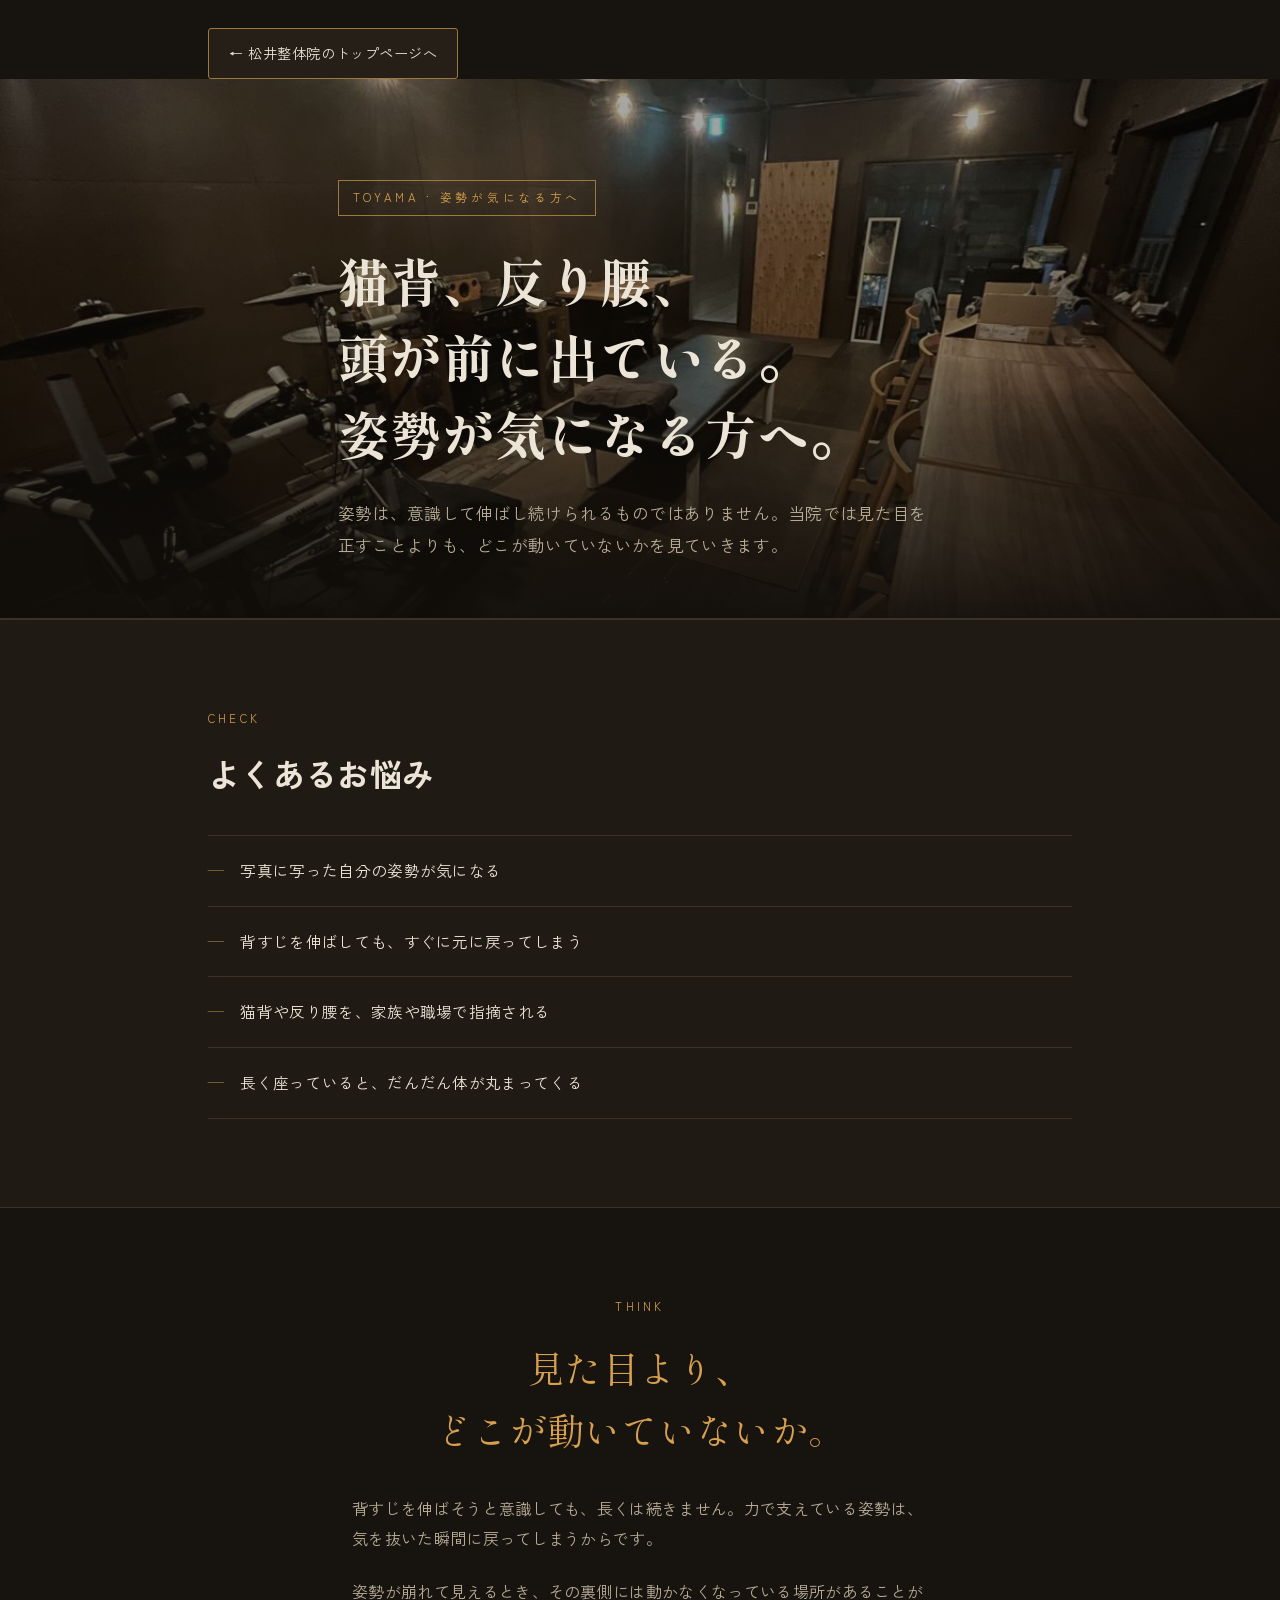
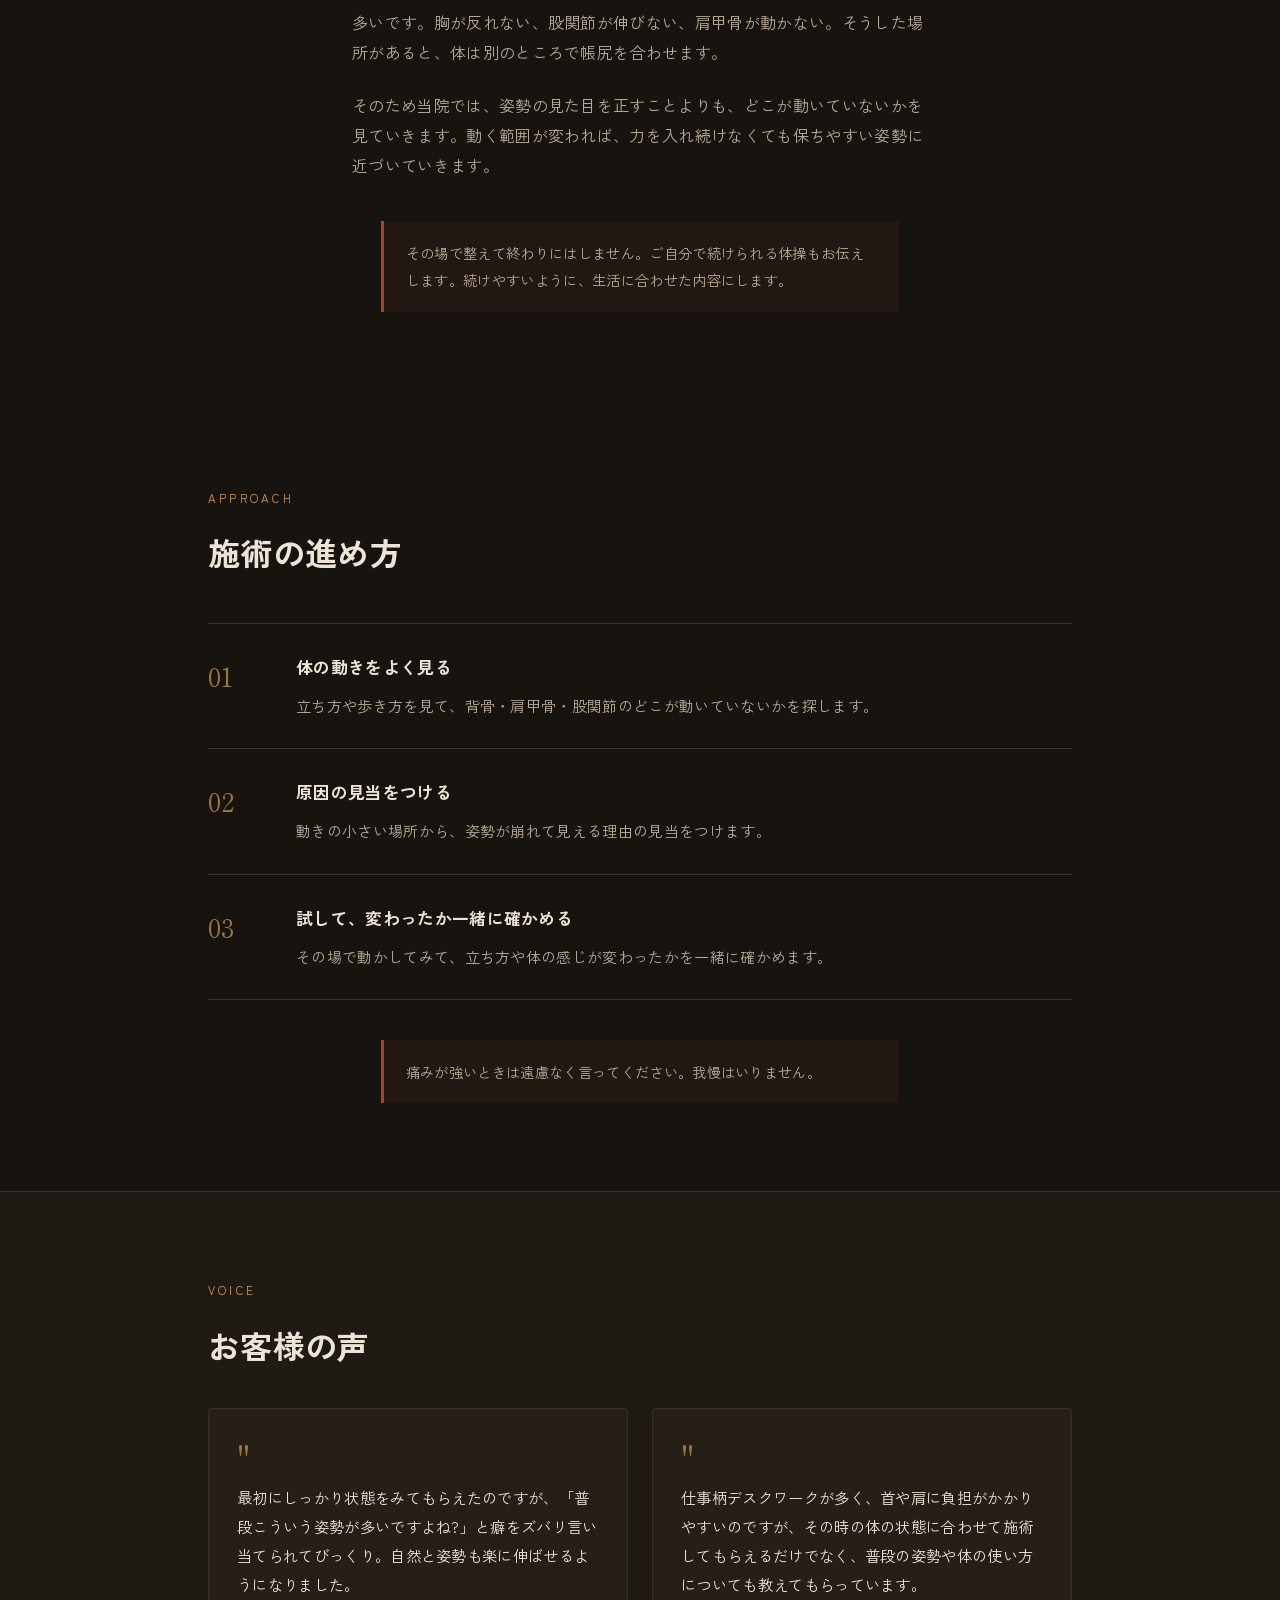
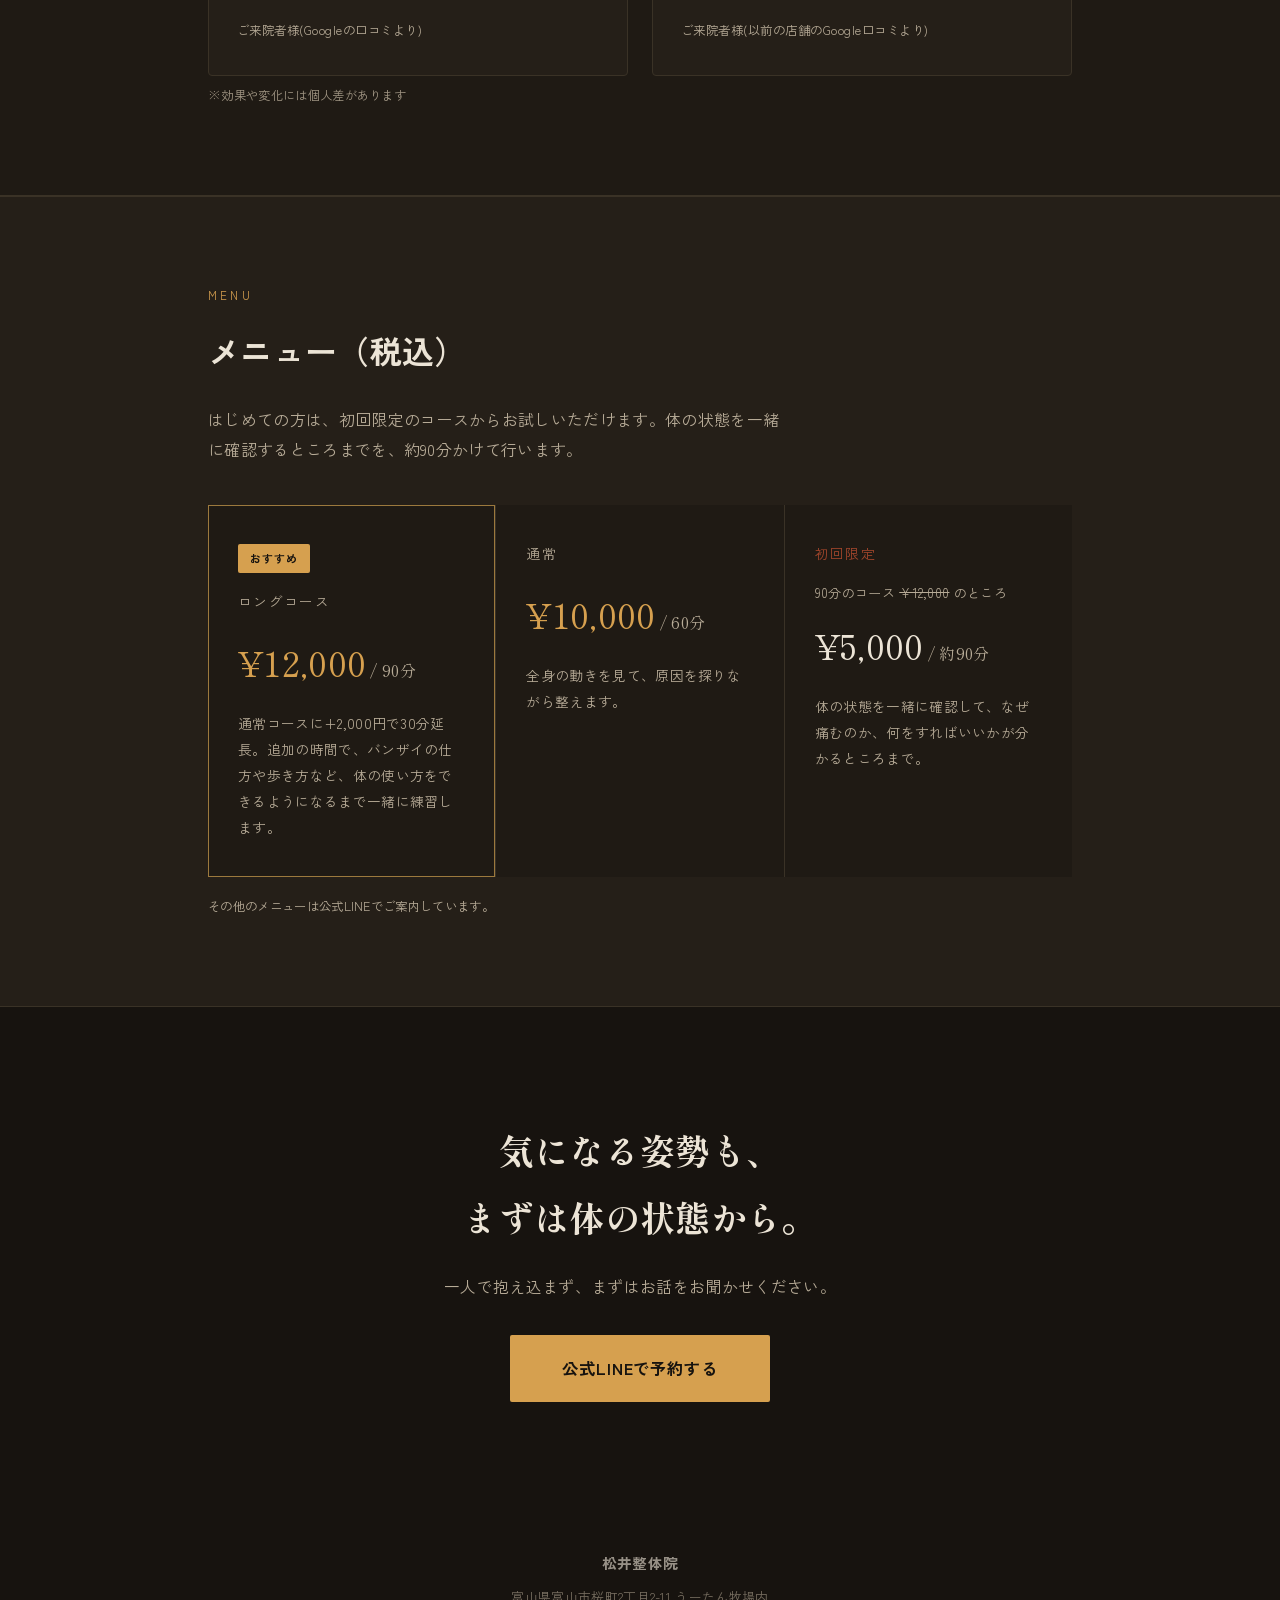
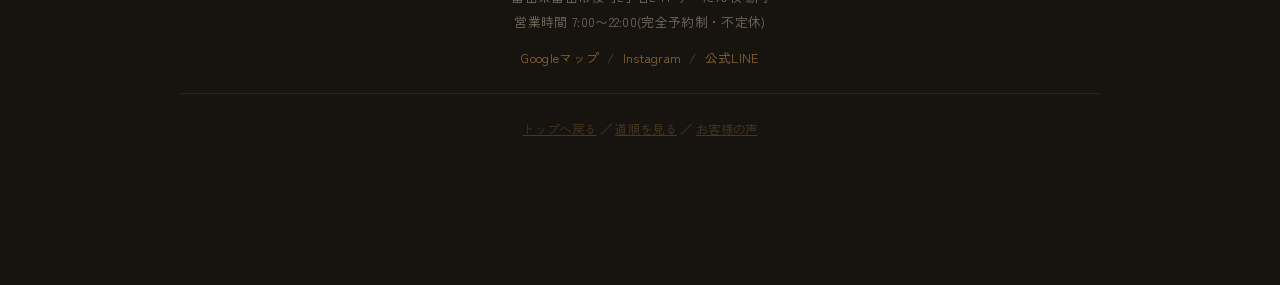
<file: posture.html>
<!DOCTYPE html>
<html lang="ja">
<head>
<meta charset="UTF-8">
<meta name="viewport" content="width=device-width, initial-scale=1.0, viewport-fit=cover">
<title>姿勢が気になる方へ｜松井整体院(富山市)</title>
<meta name="description" content="富山市桜町の松井整体院。猫背、反り腰、頭が前に出るなど姿勢のご相談を承っています。見た目だけでなく、どこが動いていないかを見ていきます。ご自分で続けられる体操もお伝えします。">
<link rel="preconnect" href="https://fonts.googleapis.com">
<link href="https://fonts.googleapis.com/css2?family=Shippori+Mincho:wght@500;700;800&family=Zen+Kaku+Gothic+New:wght@400;500;700&display=swap" rel="stylesheet">
<link rel="stylesheet" href="/assets/site-footer.css">
<link rel="stylesheet" href="/assets/cta-bar.css">
<link rel="stylesheet" href="/assets/symptom-page.css">
</head>
<body>

<div class="top-bar">
  <div class="wrap">
    <a class="back-link" href="/index.html">← 松井整体院のトップページへ</a>
  </div>
</div>

<section class="hip-hero">
  <div class="wrap">
    <div class="eyebrow">TOYAMA · 姿勢が気になる方へ</div>
    <h1 class="mincho">
      <span>猫背、反り腰、</span>
      <span>頭が前に出ている。</span>
      <span>姿勢が気になる方へ。</span>
    </h1>
    <p class="sub">姿勢は、意識して伸ばし続けられるものではありません。当院では見た目を正すことよりも、どこが動いていないかを見ていきます。</p>
  </div>
</section>

<section class="worry-section">
  <div class="wrap">
    <div class="label">CHECK</div>
    <h2 class="headline">よくあるお悩み</h2>
    <div class="worry-list">
      <div class="worry-item"><span class="mark">―</span><span>写真に写った自分の姿勢が気になる</span></div>
      <div class="worry-item"><span class="mark">―</span><span>背すじを伸ばしても、すぐに元に戻ってしまう</span></div>
      <div class="worry-item"><span class="mark">―</span><span>猫背や反り腰を、家族や職場で指摘される</span></div>
      <div class="worry-item"><span class="mark">―</span><span>長く座っていると、だんだん体が丸まってくる</span></div>
    </div>
  </div>
</section>

<section class="message-section">
  <div class="wrap">
    <div class="label">THINK</div>
    <p class="message-quote mincho">見た目より、<br>どこが動いていないか。</p>
    <p class="body-text">背すじを伸ばそうと意識しても、長くは続きません。力で支えている姿勢は、気を抜いた瞬間に戻ってしまうからです。</p>
    <p class="body-text">姿勢が崩れて見えるとき、その裏側には動かなくなっている場所があることが多いです。胸が反れない、股関節が伸びない、肩甲骨が動かない。そうした場所があると、体は別のところで帳尻を合わせます。</p>
    <p class="body-text">そのため当院では、姿勢の見た目を正すことよりも、どこが動いていないかを見ていきます。動く範囲が変われば、力を入れ続けなくても保ちやすい姿勢に近づいていきます。</p>
    <div class="note">その場で整えて終わりにはしません。ご自分で続けられる体操もお伝えします。続けやすいように、生活に合わせた内容にします。</div>
  </div>
</section>

<section>
  <div class="wrap">
    <div class="label">APPROACH</div>
    <h2 class="headline">施術の進め方</h2>
    <div class="process-list">
      <div class="process-item">
        <div class="process-num">01</div>
        <div>
          <h3>体の動きをよく見る</h3>
          <p>立ち方や歩き方を見て、背骨・肩甲骨・股関節のどこが動いていないかを探します。</p>
        </div>
      </div>
      <div class="process-item">
        <div class="process-num">02</div>
        <div>
          <h3>原因の見当をつける</h3>
          <p>動きの小さい場所から、姿勢が崩れて見える理由の見当をつけます。</p>
        </div>
      </div>
      <div class="process-item">
        <div class="process-num">03</div>
        <div>
          <h3>試して、変わったか一緒に確かめる</h3>
          <p>その場で動かしてみて、立ち方や体の感じが変わったかを一緒に確かめます。</p>
        </div>
      </div>
    </div>
    <div class="note">痛みが強いときは遠慮なく言ってください。我慢はいりません。</div>
  </div>
</section>

<section class="testimonial-section">
  <div class="wrap">
    <div class="label">VOICE</div>
    <h2 class="headline">お客様の声</h2>
    <div class="testimonial-grid">
      <div class="testimonial-card">
        <div class="quote-mark">"</div>
        <p class="comment">最初にしっかり状態をみてもらえたのですが、「普段こういう姿勢が多いですよね?」と癖をズバリ言い当てられてびっくり。自然と姿勢も楽に伸ばせるようになりました。</p>
        <div class="meta">ご来院者様(Googleの口コミより)</div>
      </div>
      <div class="testimonial-card">
        <div class="quote-mark">"</div>
        <p class="comment">仕事柄デスクワークが多く、首や肩に負担がかかりやすいのですが、その時の体の状態に合わせて施術してもらえるだけでなく、普段の姿勢や体の使い方についても教えてもらっています。</p>
        <div class="meta">ご来院者様(以前の店舗のGoogle口コミより)</div>
      </div>
    </div>
    <p class="ba-note">※効果や変化には個人差があります</p>
  </div>
</section>

<section class="pricing-section">
  <div class="wrap">
    <div class="label">MENU</div>
    <h2 class="headline">メニュー（税込）</h2>
    <p class="body-text">はじめての方は、初回限定のコースからお試しいただけます。体の状態を一緒に確認するところまでを、約90分かけて行います。</p>
    <div class="price-grid with-trial">
      <div class="price-card featured">
        <div class="price-badge">おすすめ</div>
        <div class="plan">ロングコース</div>
        <div class="amount">¥12,000<small>/ 90分</small></div>
        <div class="desc">通常コースに+2,000円で30分延長。追加の時間で、バンザイの仕方や歩き方など、体の使い方をできるようになるまで一緒に練習します。</div>
      </div>
      <div class="price-card">
        <div class="plan">通常</div>
        <div class="amount">¥10,000<small>/ 60分</small></div>
        <div class="desc">全身の動きを見て、原因を探りながら整えます。</div>
      </div>
      <div class="price-card trial">
        <div class="plan">初回限定</div>
        <div class="ref">90分のコース <s>¥12,000</s> のところ</div>
        <div class="amount">¥5,000<small>/ 約90分</small></div>
        <div class="desc">体の状態を一緒に確認して、なぜ痛むのか、何をすればいいかが分かるところまで。</div>
      </div>
    </div>
    <p class="price-foot">その他のメニューは公式LINEでご案内しています。</p>
  </div>
</section>

<section class="cta-section">
  <div class="wrap">
    <h2 class="mincho">気になる姿勢も、<br>まずは体の状態から。</h2>
    <p class="body-text">一人で抱え込まず、まずはお話をお聞かせください。</p>
    <a class="line-btn" href="https://lin.ee/ozaeHCLi" target="_blank" rel="noopener">公式LINEで予約する</a>
  </div>
</section>

<footer>
  <div class="footer-info">
    <span class="shop">松井整体院</span>
    <p>富山県富山市桜町2丁目2-11 うーたん牧場内</p>
    <p>営業時間 7:00〜22:00(完全予約制・不定休)</p>
    <p class="footer-sns"><a href="https://maps.google.com/?cid=15972284990034143" target="_blank" rel="noopener">Googleマップ</a><span class="sep">/</span><a href="https://www.instagram.com/matsui_seitai_toyama/" target="_blank" rel="noopener">Instagram</a><span class="sep">/</span><a href="https://lin.ee/ozaeHCLi" target="_blank" rel="noopener">公式LINE</a></p>
  </div>
  <div class="footer-credit">
    <div class="footer-links"><a href="/index.html">トップへ戻る</a> ／ <a href="/access.html">道順を見る</a> ／ <a href="/review-wall.html">お客様の声</a></div>
  </div>
</footer>

<script src="/assets/cta-bar.js" defer></script>

</body>
</html>
</file>
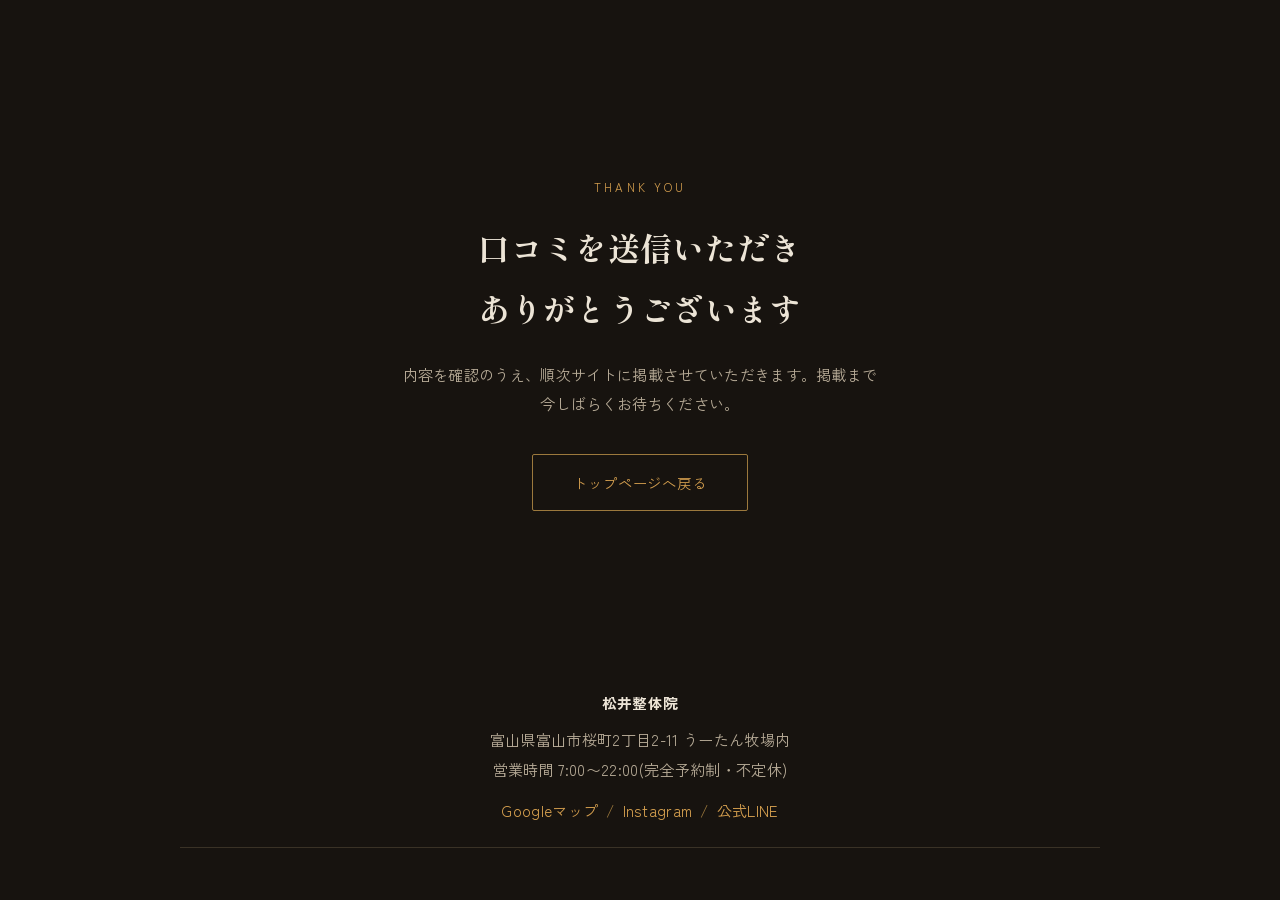
<file: review-thanks.html>
<!DOCTYPE html>
<html lang="ja">
<head>
<meta charset="UTF-8">
<meta name="viewport" content="width=device-width, initial-scale=1.0">
<title>送信完了｜松井整体院(富山市)</title>
<meta name="description" content="富山市桜町の松井整体院です。口コミをお送りいただきありがとうございます。内容を確認のうえ、順次サイトに掲載させていただきます。">
<link rel="preconnect" href="https://fonts.googleapis.com">
<link href="https://fonts.googleapis.com/css2?family=Shippori+Mincho:wght@500;700;800&family=Zen+Kaku+Gothic+New:wght@400;500;700&display=swap" rel="stylesheet">
<link rel="stylesheet" href="/assets/site-footer.css">
<style>
  :root{
    --bg: #17130f;
    --ink: #ece4d6;
    --ink-dim: #b7ab97;
    --amber: #d6a04f;
    --amber-dim: #9c793d;
  }
  *{box-sizing:border-box; margin:0; padding:0;}
  body{
    background:var(--bg);
    color:var(--ink);
    font-family:'Zen Kaku Gothic New', sans-serif;
    line-height:1.9;
    letter-spacing:.02em;
    -webkit-font-smoothing:antialiased;
    min-height:100vh;
    display:flex;
    flex-direction:column;
    align-items:center;
    text-align:center;
    padding:28px;
  }
  .wrap{max-width:480px; margin:auto 0;}
  footer{
    width:100%;
    padding-top:28px;
    font-size:.78rem;
    color:var(--ink-dim);
  }
  .label{
    font-size:.72rem;
    letter-spacing:.28em;
    color:var(--amber);
    margin-bottom:18px;
  }
  h1{
    font-family:'Shippori Mincho', serif;
    font-size:clamp(1.5rem, 5vw, 2rem);
    margin-bottom:22px;
  }
  p{color:var(--ink-dim); font-size:.95rem; margin-bottom:36px;}
  a.back-link{
    display:inline-block;
    border:1px solid var(--amber-dim);
    color:var(--amber);
    text-decoration:none;
    padding:14px 40px;
    font-size:.9rem;
    letter-spacing:.06em;
    border-radius:2px;
  }
</style>
</head>
<body>
  <div class="wrap">
    <div class="label">THANK YOU</div>
    <h1 class="mincho">口コミを送信いただき<br>ありがとうございます</h1>
    <p>内容を確認のうえ、順次サイトに掲載させていただきます。掲載まで今しばらくお待ちください。</p>
    <a class="back-link" href="/index.html">トップページへ戻る</a>
  </div>
  <footer>
  <div class="footer-info">
    <span class="shop">松井整体院</span>
    <p>富山県富山市桜町2丁目2-11 うーたん牧場内</p>
    <p>営業時間 7:00〜22:00(完全予約制・不定休)</p>
    <p class="footer-sns"><a href="https://maps.google.com/?cid=15972284990034143" target="_blank" rel="noopener">Googleマップ</a><span class="sep">/</span><a href="https://www.instagram.com/matsui_seitai_toyama/" target="_blank" rel="noopener">Instagram</a><span class="sep">/</span><a href="https://lin.ee/ozaeHCLi" target="_blank" rel="noopener">公式LINE</a></p>
  </div>
  </footer>
</body>
</html>
</file>
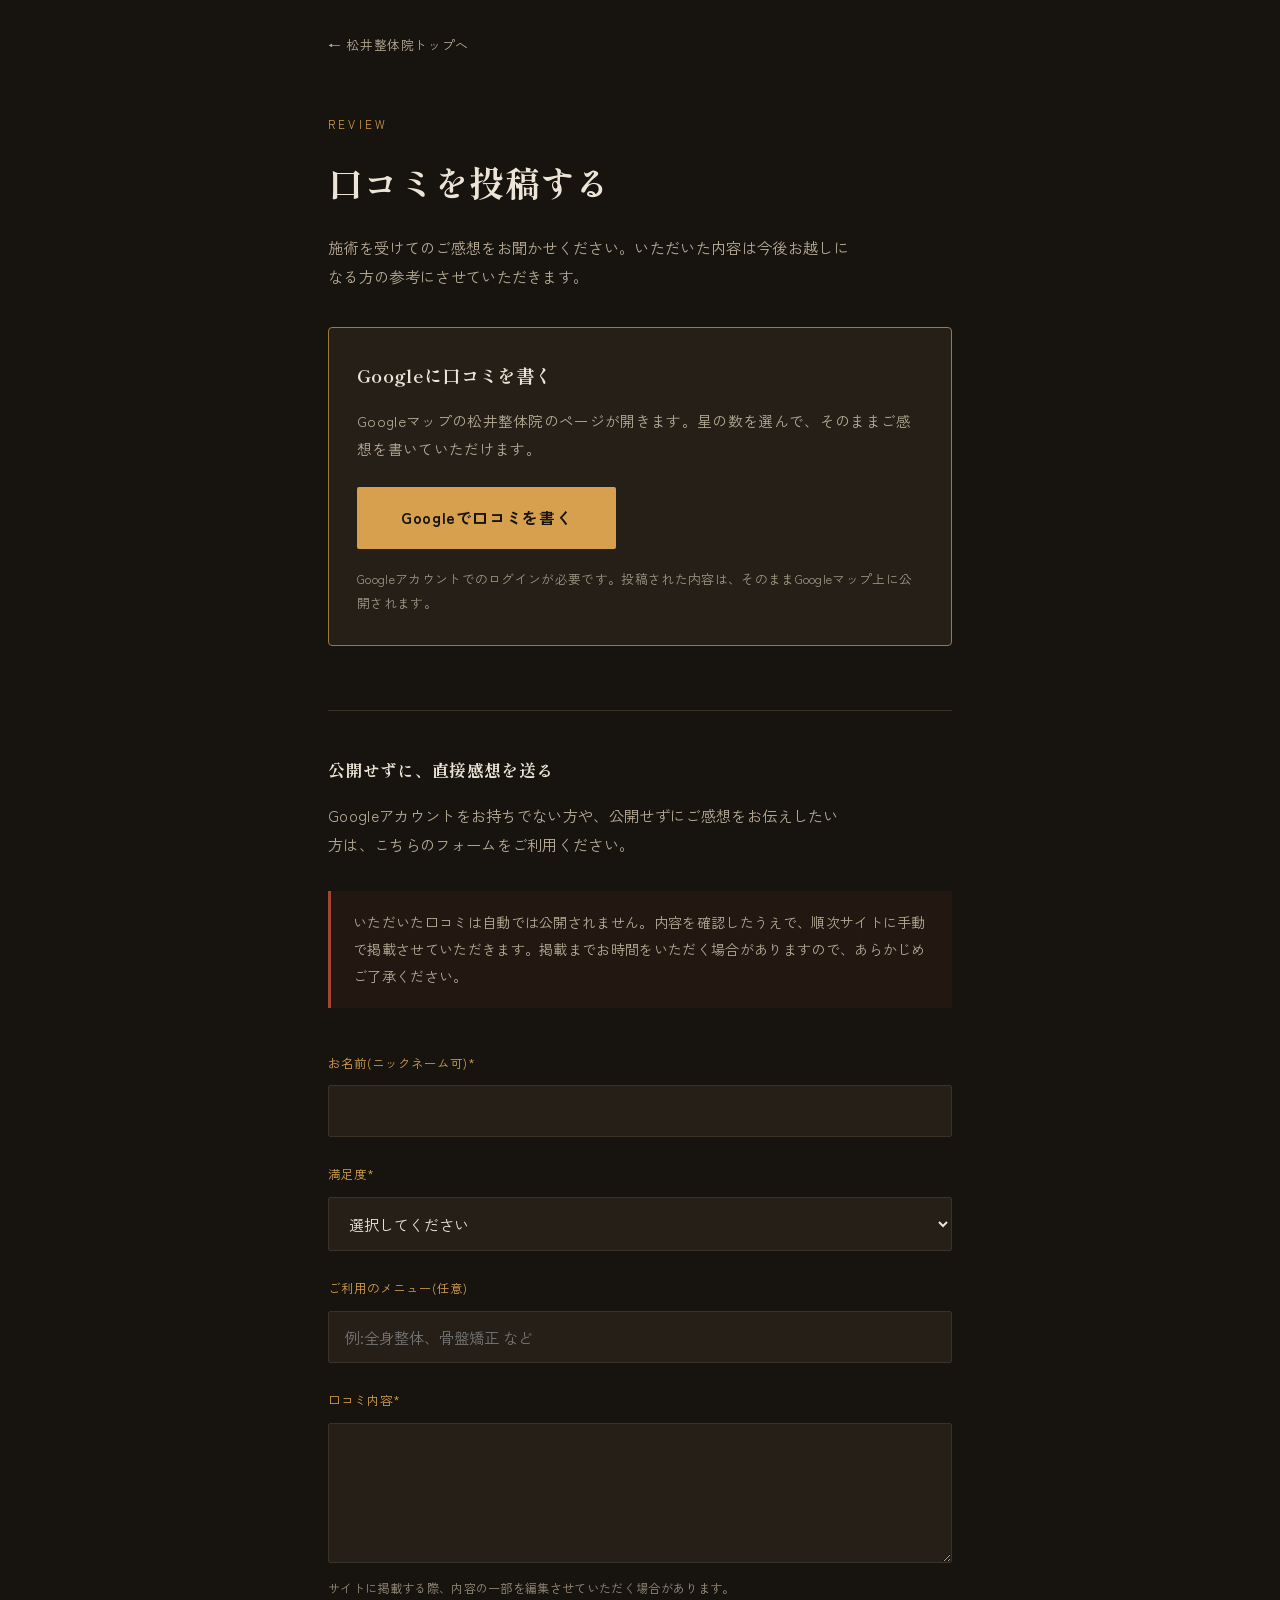
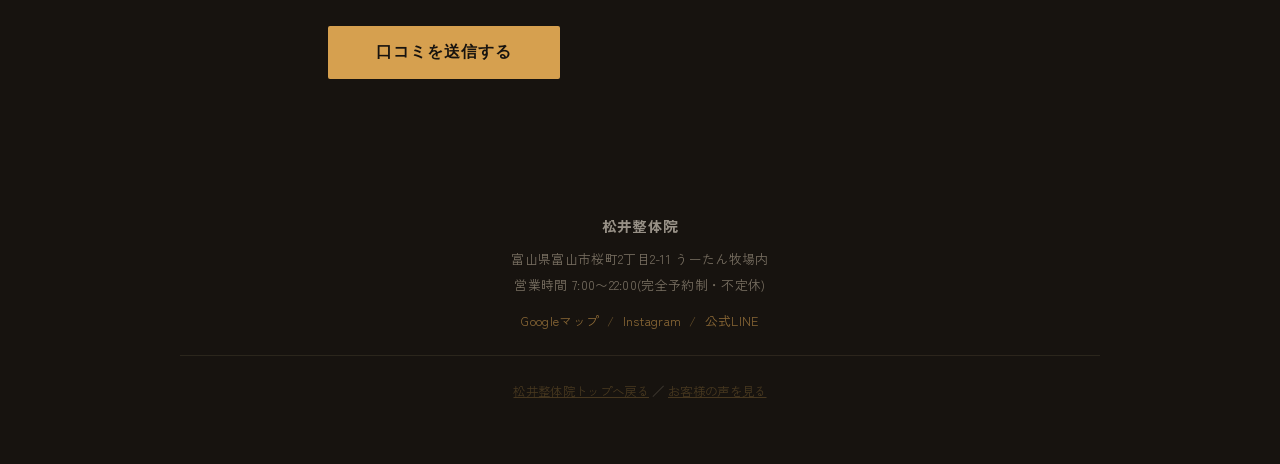
<file: review.html>
<!DOCTYPE html>
<html lang="ja">
<head>
<meta charset="UTF-8">
<meta name="viewport" content="width=device-width, initial-scale=1.0">
<title>口コミを投稿する｜松井整体院(富山市)</title>
<meta name="description" content="富山市桜町の松井整体院の口コミ投稿ページです。Googleマップへの投稿、または公開せずにご感想をお送りいただけるフォームをご用意しています。">
<link rel="preconnect" href="https://fonts.googleapis.com">
<link href="https://fonts.googleapis.com/css2?family=Shippori+Mincho:wght@500;700;800&family=Zen+Kaku+Gothic+New:wght@400;500;700&display=swap" rel="stylesheet">
<link rel="stylesheet" href="/assets/site-footer.css">
<style>
  :root{
    --bg: #17130f;
    --bg-2: #1f1a14;
    --panel: #251f18;
    --line: #3a3226;
    --ink: #ece4d6;
    --ink-dim: #b7ab97;
    --amber: #d6a04f;
    --amber-dim: #9c793d;
    --brick: #a3462c;
  }
  *{box-sizing:border-box; margin:0; padding:0;}
  html{scroll-behavior:smooth;}
  body{
    background:var(--bg);
    color:var(--ink);
    font-family:'Zen Kaku Gothic New', sans-serif;
    line-height:1.9;
    letter-spacing:.02em;
    -webkit-font-smoothing:antialiased;
  }
  .mincho{font-family:'Shippori Mincho', serif;}
  .wrap{max-width:680px; margin:0 auto; padding:0 28px;}

  .top-bar{padding:28px 0 0;}
  .back-link{font-size:.8rem; color:var(--ink-dim); text-decoration:none; letter-spacing:.05em;}
  .back-link:hover{color:var(--amber);}

  section{padding:56px 0 96px;}
  .label{
    font-size:.72rem;
    letter-spacing:.28em;
    color:var(--amber);
    margin-bottom:18px;
  }
  h1.headline{
    font-family:'Shippori Mincho', serif;
    font-size:clamp(1.6rem, 5vw, 2.2rem);
    font-weight:700;
    line-height:1.6;
    margin-bottom:22px;
  }
  p.body-text{
    color:var(--ink-dim);
    font-size:.96rem;
    max-width:34em;
  }

  /* Googleクチコミへの導線 */
  .google-block{
    margin-top:36px;
    padding:30px 28px;
    border:1px solid var(--amber-dim);
    border-radius:4px;
    background:var(--panel);
  }
  .google-title{
    font-family:'Shippori Mincho', serif;
    font-size:1.15rem;
    font-weight:700;
    margin-bottom:14px;
  }
  .google-lead{font-size:.92rem; color:var(--ink-dim); margin-bottom:24px;}
  .google-btn{
    display:inline-block;
    background:var(--amber);
    color:#17130f;
    font-weight:700;
    padding:16px 44px;
    font-size:.98rem;
    letter-spacing:.04em;
    text-decoration:none;
    border-radius:2px;
  }
  .google-btn:hover{background:#e2ac59;}
  .google-note{margin-top:18px; font-size:.8rem; color:var(--ink-dim); opacity:.85;}
  .line-warn{
    margin-bottom:20px;
    padding:14px 18px;
    border-left:3px solid var(--brick);
    background:rgba(163,70,44,.12);
    font-size:.86rem;
    color:var(--ink);
    line-height:1.8;
  }

  .alt-block{
    margin-top:64px;
    padding-top:44px;
    border-top:1px solid var(--line);
  }
  .alt-title{
    font-family:'Shippori Mincho', serif;
    font-size:1.05rem;
    font-weight:700;
    margin-bottom:14px;
  }

  .note{
    margin-top:32px;
    padding:18px 22px;
    border-left:3px solid var(--brick);
    background:rgba(163,70,44,.08);
    font-size:.88rem;
    color:var(--ink-dim);
  }

  form{margin-top:44px; display:flex; flex-direction:column; gap:26px;}
  .field label{
    display:block;
    font-size:.78rem;
    color:var(--amber);
    letter-spacing:.08em;
    margin-bottom:10px;
  }
  .field .hint{font-size:.76rem; color:var(--ink-dim); margin-top:6px; opacity:.8;}
  .field input[type="text"],
  .field select,
  .field textarea{
    width:100%;
    background:var(--panel);
    border:1px solid var(--line);
    color:var(--ink);
    font-family:inherit;
    font-size:.95rem;
    padding:14px 16px;
    border-radius:2px;
  }
  .field textarea{resize:vertical; min-height:140px; line-height:1.8;}
  .field input:focus,
  .field select:focus,
  .field textarea:focus{outline:none; border-color:var(--amber-dim);}

  .hidden-field{position:absolute; left:-9999px; top:-9999px;}

  .form-error{
    padding:14px 18px;
    border-left:3px solid var(--brick);
    background:rgba(163,70,44,.1);
    font-size:.86rem;
    color:var(--ink-dim);
  }

  .submit-btn{
    display:inline-block;
    align-self:flex-start;
    background:var(--amber);
    color:#17130f;
    font-weight:700;
    padding:16px 48px;
    font-size:.98rem;
    letter-spacing:.06em;
    border:none;
    border-radius:2px;
    cursor:pointer;
  }
  .submit-btn:hover{background:#e2ac59;}

  footer{
    text-align:center;
    padding:36px 0 60px;
    font-size:.78rem;
    color:var(--ink-dim);
    opacity:.6;
  }
  footer a{color:var(--amber-dim); text-decoration:underline; opacity:1;}

  @media(max-width:640px){
    section{padding:40px 0 64px;}
    .submit-btn{width:100%; text-align:center;}
    .google-block{padding:24px 20px;}
    .google-btn{display:block; text-align:center; padding:16px 20px;}
  }
</style>
</head>
<body>

<div class="top-bar">
  <div class="wrap">
    <a class="back-link" href="/index.html">← 松井整体院トップへ</a>
  </div>
</div>

<section>
  <div class="wrap">
    <div class="label">REVIEW</div>
    <h1 class="headline">口コミを投稿する</h1>
    <p class="body-text">施術を受けてのご感想をお聞かせください。いただいた内容は今後お越しになる方の参考にさせていただきます。</p>

    <div class="google-block">
      <h2 class="google-title">Googleに口コミを書く</h2>
      <p class="google-lead">Googleマップの松井整体院のページが開きます。星の数を選んで、そのままご感想を書いていただけます。</p>
      <p class="line-warn" id="line-warn" hidden>LINEの中では投稿できないことがあります。右上のメニューから「ブラウザで開く」を押してから、もう一度このボタンを押してください。</p>
      <!-- 投稿リンク: Googleビジネスプロフィールの「クチコミを増やす」で発行される公式リンク(https://g.page/r/.../review)に差し替え可能です -->
      <a class="google-btn" id="google-review-btn" href="https://search.google.com/local/writereview?placeid=ChIJHWbMGLyR918R3xAVZbW-OAA" target="_blank" rel="noopener">Googleで口コミを書く</a>
      <p class="google-note">Googleアカウントでのログインが必要です。投稿された内容は、そのままGoogleマップ上に公開されます。</p>
    </div>

    <div class="alt-block">
      <h2 class="alt-title">公開せずに、直接感想を送る</h2>
      <p class="body-text">Googleアカウントをお持ちでない方や、公開せずにご感想をお伝えしたい方は、こちらのフォームをご利用ください。</p>

      <div class="note">
        いただいた口コミは自動では公開されません。内容を確認したうえで、順次サイトに手動で掲載させていただきます。掲載までお時間をいただく場合がありますので、あらかじめご了承ください。
      </div>

    <form id="review-form" name="review" method="POST" data-netlify="true" netlify-honeypot="bot-field" action="/review-thanks.html">
      <input type="hidden" name="form-name" value="review" />
      <p class="hidden-field">
        <label>入力しないでください<input name="bot-field" /></label>
      </p>

      <div class="field">
        <label for="name">お名前(ニックネーム可)<span aria-hidden="true">*</span></label>
        <input type="text" id="name" name="name" required maxlength="60">
      </div>

      <div class="field">
        <label for="rating">満足度<span aria-hidden="true">*</span></label>
        <select id="rating" name="rating" required>
          <option value="">選択してください</option>
          <option value="5">★★★★★(5)</option>
          <option value="4">★★★★☆(4)</option>
          <option value="3">★★★☆☆(3)</option>
          <option value="2">★★☆☆☆(2)</option>
          <option value="1">★☆☆☆☆(1)</option>
        </select>
      </div>

      <div class="field">
        <label for="menu">ご利用のメニュー(任意)</label>
        <input type="text" id="menu" name="menu" maxlength="60" placeholder="例:全身整体、骨盤矯正 など">
      </div>

      <div class="field">
        <label for="comment">口コミ内容<span aria-hidden="true">*</span></label>
        <textarea id="comment" name="comment" required maxlength="1000"></textarea>
        <div class="hint">サイトに掲載する際、内容の一部を編集させていただく場合があります。</div>
      </div>

      <p class="form-error" id="form-error" hidden data-default="送信に失敗しました。お手数ですが、時間をおいて再度お試しください。">送信に失敗しました。お手数ですが、時間をおいて再度お試しください。</p>

      <button class="submit-btn" type="submit">口コミを送信する</button>
    </form>
    </div>
  </div>
</section>

<footer>
  <div class="footer-info">
    <span class="shop">松井整体院</span>
    <p>富山県富山市桜町2丁目2-11 うーたん牧場内</p>
    <p>営業時間 7:00〜22:00(完全予約制・不定休)</p>
    <p class="footer-sns"><a href="https://maps.google.com/?cid=15972284990034143" target="_blank" rel="noopener">Googleマップ</a><span class="sep">/</span><a href="https://www.instagram.com/matsui_seitai_toyama/" target="_blank" rel="noopener">Instagram</a><span class="sep">/</span><a href="https://lin.ee/ozaeHCLi" target="_blank" rel="noopener">公式LINE</a></p>
  </div>
  <div class="footer-credit">
    <a href="/index.html">松井整体院トップへ戻る</a> ／ <a href="/review-wall.html">お客様の声を見る</a>
  </div>
</footer>

<script>
  /* LINEのアプリ内ブラウザ対策:
     Googleにログインしていないため、そのままでは口コミを投稿できないことがある。
     LINE内でのみ案内を出し、Androidではリンク先をChromeで開くintent URLに差し替える。 */
  (function(){
    var ua = navigator.userAgent || '';
    if(ua.indexOf('Line/') === -1) return;

    var warn = document.getElementById('line-warn');
    if(warn) warn.hidden = false;

    if(/Android/i.test(ua)){
      var btn = document.getElementById('google-review-btn');
      if(btn){
        btn.href = 'intent://search.google.com/local/writereview?placeid=ChIJHWbMGLyR918R3xAVZbW-OAA' +
          '#Intent;scheme=https;package=com.android.chrome;' +
          'S.browser_fallback_url=https%3A%2F%2Fsearch.google.com%2Flocal%2Fwritereview%3Fplaceid%3DChIJHWbMGLyR918R3xAVZbW-OAA;end';
      }
    }
  })();

  (function(){
    var form = document.getElementById('review-form');
    var errorMsg = document.getElementById('form-error');
    if(!form) return;
    form.addEventListener('submit', function(e){
      e.preventDefault();
      if(errorMsg) errorMsg.hidden = true;
      var body = new URLSearchParams(new FormData(form)).toString();
      fetch(window.location.pathname, {
        method: 'POST',
        headers: {'Content-Type': 'application/x-www-form-urlencoded'},
        body: body
      }).then(function(res){
        if(!res.ok){
          var err = new Error('submit failed');
          err.status = res.status;
          throw err;
        }
        window.location.href = '/review-thanks.html';
      }).catch(function(err){
        if(!errorMsg) return;
        var detail = err && err.status ? '(エラーコード: ' + err.status + ')' : '(ネットワークエラー)';
        errorMsg.textContent = errorMsg.getAttribute('data-default') + detail;
        errorMsg.hidden = false;
      });
    });
  })();
</script>

</body>
</html>
</file>
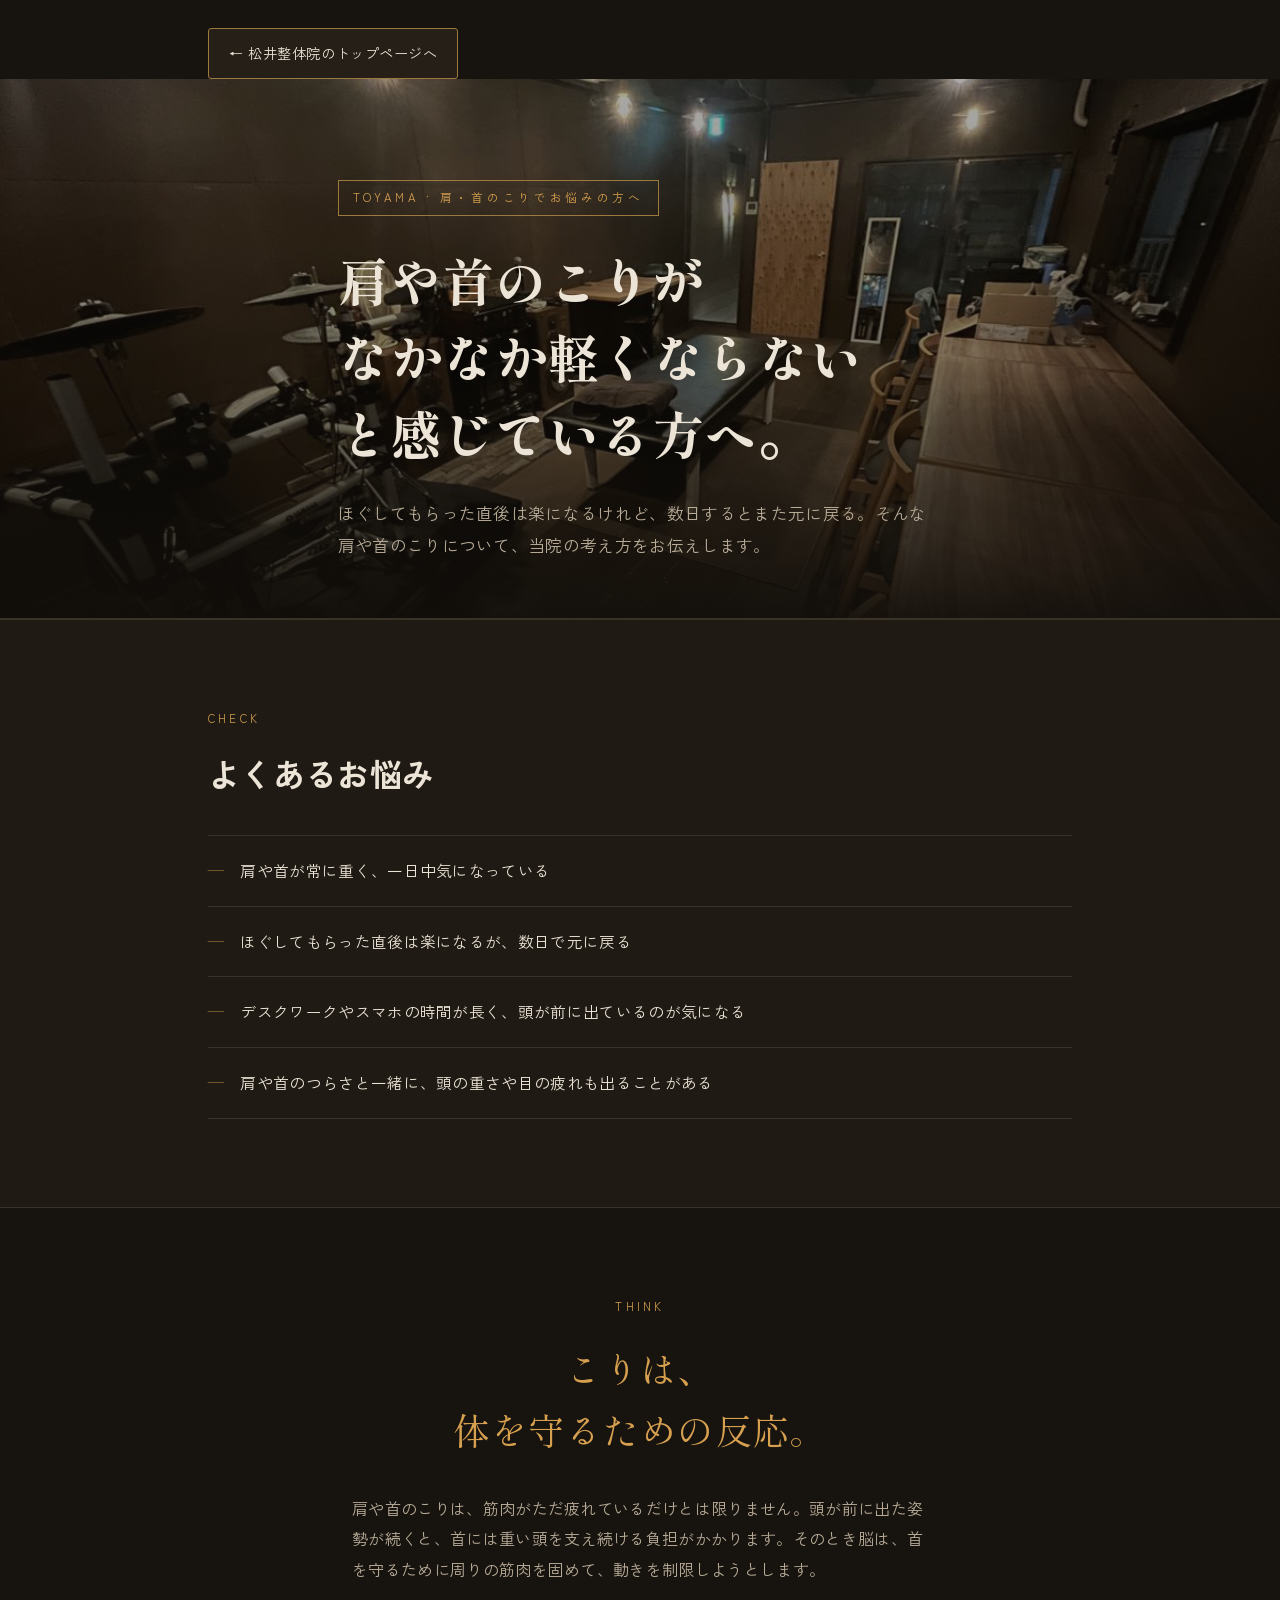
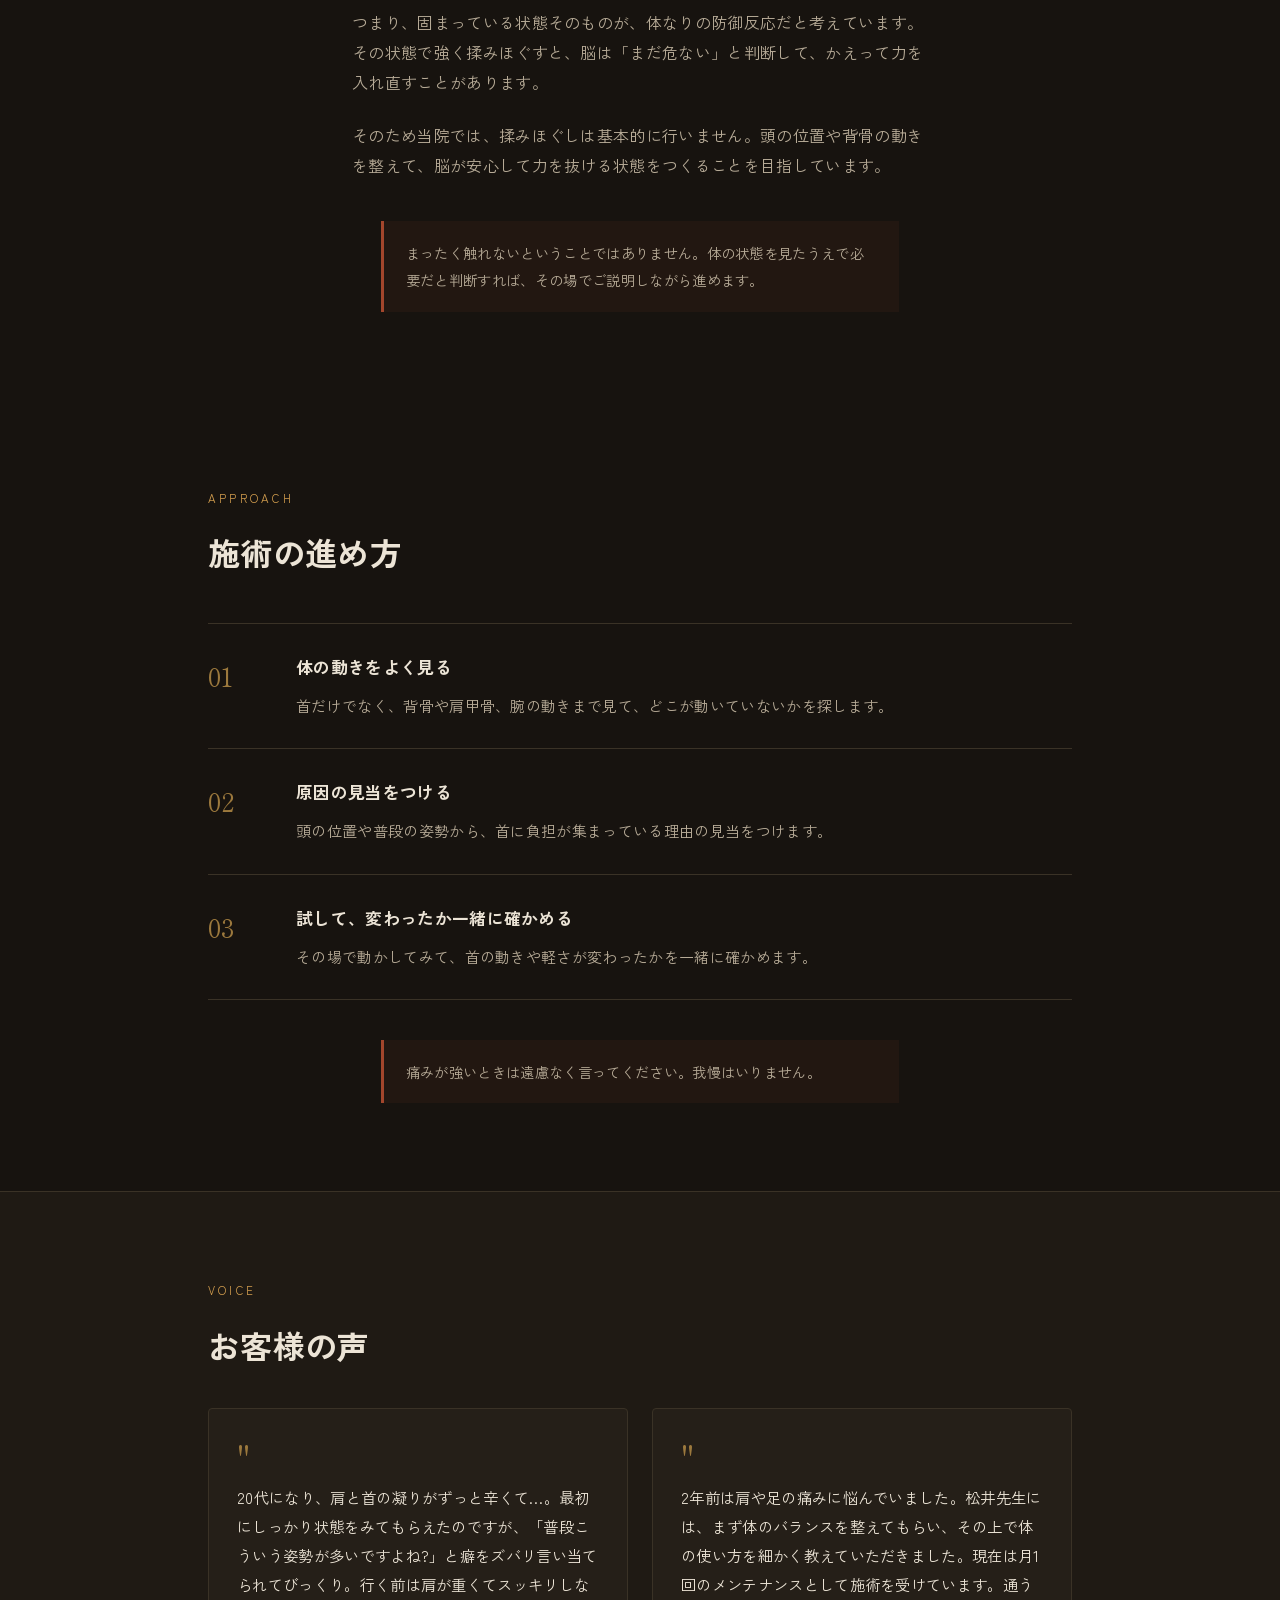
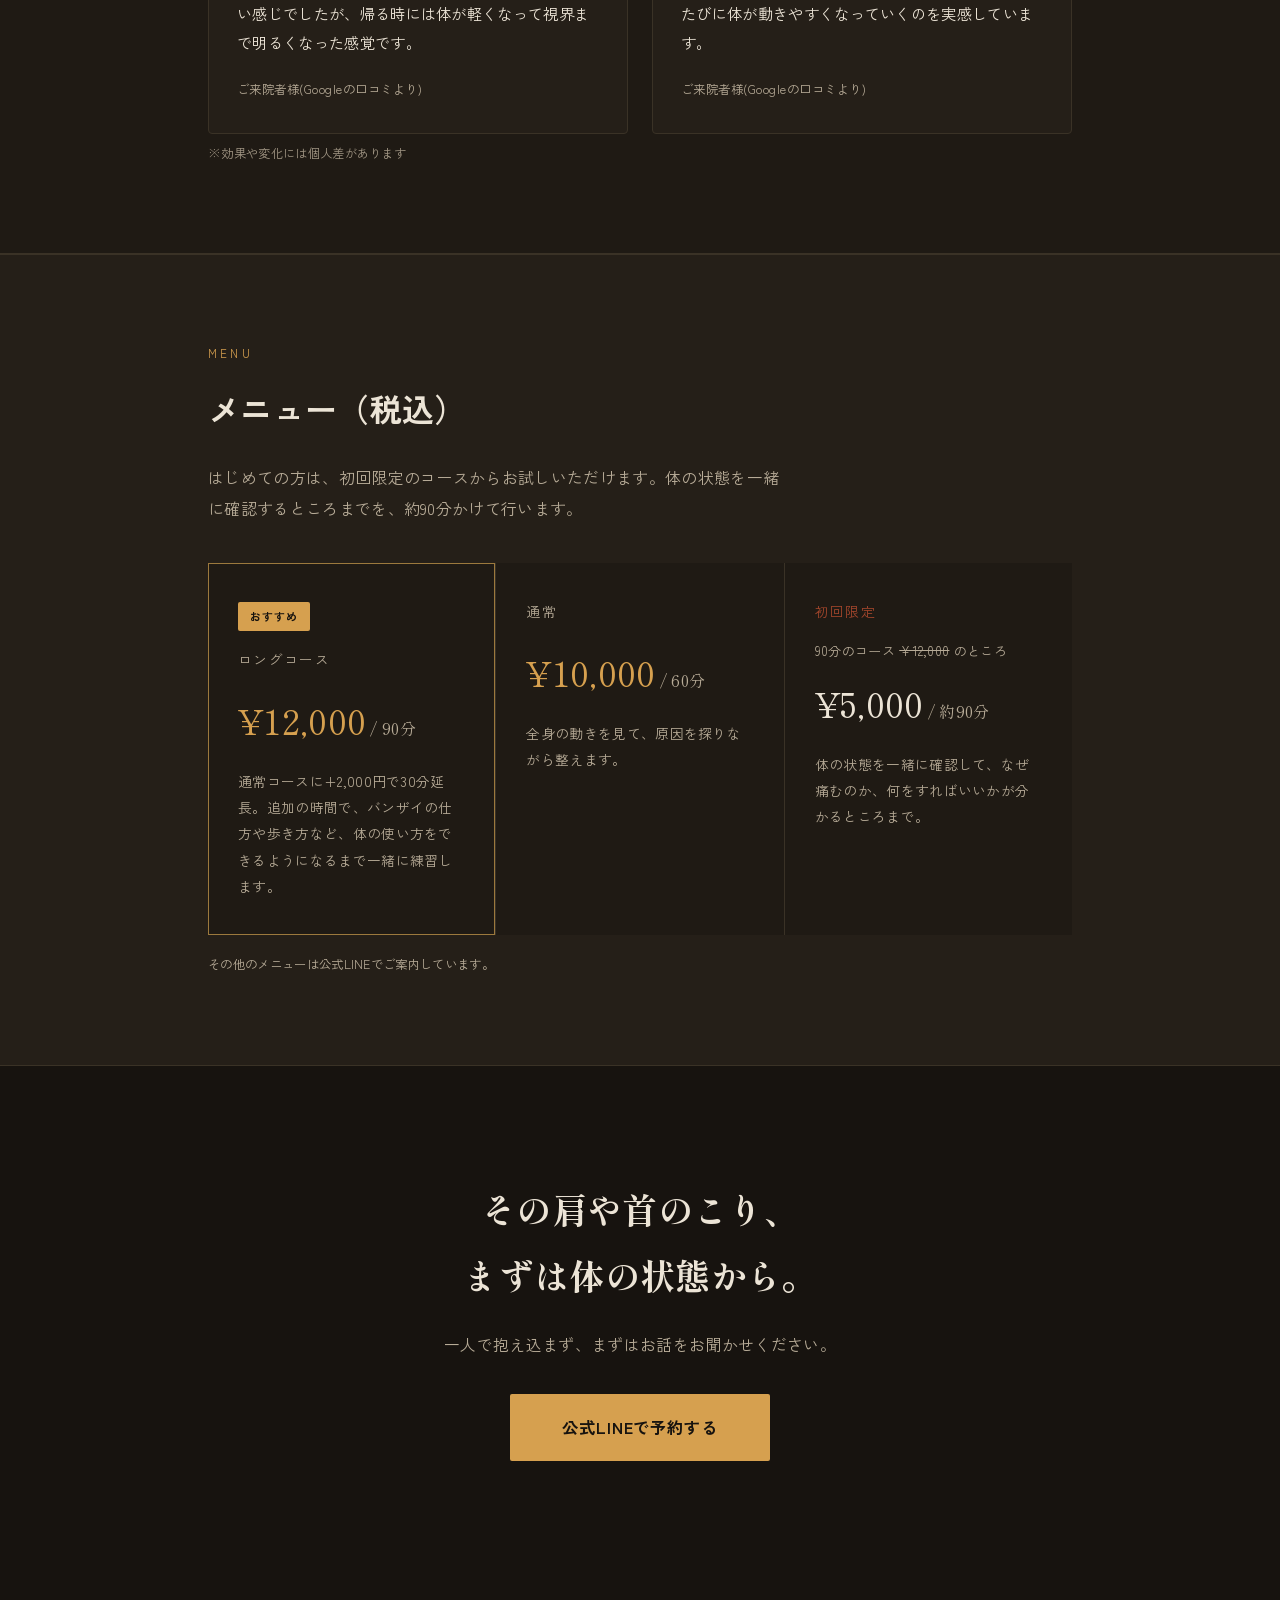
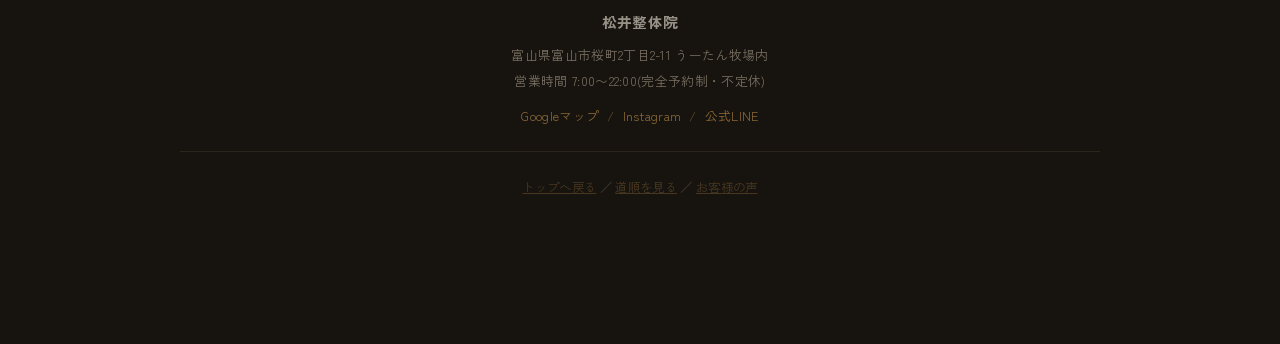
<file: shoulder.html>
<!DOCTYPE html>
<html lang="ja">
<head>
<meta charset="UTF-8">
<meta name="viewport" content="width=device-width, initial-scale=1.0, viewport-fit=cover">
<title>肩・首のこり｜松井整体院(富山市)</title>
<meta name="description" content="富山市桜町の松井整体院。肩や首のこりのご相談を承っています。こりは体を守るための反応と考え、揉みほぐしは基本的に行わず、姿勢や体の使い方から見ていきます。完全予約制・1日3名。">
<link rel="preconnect" href="https://fonts.googleapis.com">
<link href="https://fonts.googleapis.com/css2?family=Shippori+Mincho:wght@500;700;800&family=Zen+Kaku+Gothic+New:wght@400;500;700&display=swap" rel="stylesheet">
<link rel="stylesheet" href="/assets/site-footer.css">
<link rel="stylesheet" href="/assets/cta-bar.css">
<link rel="stylesheet" href="/assets/symptom-page.css">
</head>
<body>

<div class="top-bar">
  <div class="wrap">
    <a class="back-link" href="/index.html">← 松井整体院のトップページへ</a>
  </div>
</div>

<section class="hip-hero">
  <div class="wrap">
    <div class="eyebrow">TOYAMA · 肩・首のこりでお悩みの方へ</div>
    <h1 class="mincho">
      <span>肩や首のこりが</span>
      <span>なかなか軽くならない</span>
      <span>と感じている方へ。</span>
    </h1>
    <p class="sub">ほぐしてもらった直後は楽になるけれど、数日するとまた元に戻る。そんな肩や首のこりについて、当院の考え方をお伝えします。</p>
  </div>
</section>

<section class="worry-section">
  <div class="wrap">
    <div class="label">CHECK</div>
    <h2 class="headline">よくあるお悩み</h2>
    <div class="worry-list">
      <div class="worry-item"><span class="mark">―</span><span>肩や首が常に重く、一日中気になっている</span></div>
      <div class="worry-item"><span class="mark">―</span><span>ほぐしてもらった直後は楽になるが、数日で元に戻る</span></div>
      <div class="worry-item"><span class="mark">―</span><span>デスクワークやスマホの時間が長く、頭が前に出ているのが気になる</span></div>
      <div class="worry-item"><span class="mark">―</span><span>肩や首のつらさと一緒に、頭の重さや目の疲れも出ることがある</span></div>
    </div>
  </div>
</section>

<section class="message-section">
  <div class="wrap">
    <div class="label">THINK</div>
    <p class="message-quote mincho">こりは、<br>体を守るための反応。</p>
    <p class="body-text">肩や首のこりは、筋肉がただ疲れているだけとは限りません。頭が前に出た姿勢が続くと、首には重い頭を支え続ける負担がかかります。そのとき脳は、首を守るために周りの筋肉を固めて、動きを制限しようとします。</p>
    <p class="body-text">つまり、固まっている状態そのものが、体なりの防御反応だと考えています。その状態で強く揉みほぐすと、脳は「まだ危ない」と判断して、かえって力を入れ直すことがあります。</p>
    <p class="body-text">そのため当院では、揉みほぐしは基本的に行いません。頭の位置や背骨の動きを整えて、脳が安心して力を抜ける状態をつくることを目指しています。</p>
    <div class="note">まったく触れないということではありません。体の状態を見たうえで必要だと判断すれば、その場でご説明しながら進めます。</div>
  </div>
</section>

<section>
  <div class="wrap">
    <div class="label">APPROACH</div>
    <h2 class="headline">施術の進め方</h2>
    <div class="process-list">
      <div class="process-item">
        <div class="process-num">01</div>
        <div>
          <h3>体の動きをよく見る</h3>
          <p>首だけでなく、背骨や肩甲骨、腕の動きまで見て、どこが動いていないかを探します。</p>
        </div>
      </div>
      <div class="process-item">
        <div class="process-num">02</div>
        <div>
          <h3>原因の見当をつける</h3>
          <p>頭の位置や普段の姿勢から、首に負担が集まっている理由の見当をつけます。</p>
        </div>
      </div>
      <div class="process-item">
        <div class="process-num">03</div>
        <div>
          <h3>試して、変わったか一緒に確かめる</h3>
          <p>その場で動かしてみて、首の動きや軽さが変わったかを一緒に確かめます。</p>
        </div>
      </div>
    </div>
    <div class="note">痛みが強いときは遠慮なく言ってください。我慢はいりません。</div>
  </div>
</section>

<section class="testimonial-section">
  <div class="wrap">
    <div class="label">VOICE</div>
    <h2 class="headline">お客様の声</h2>
    <div class="testimonial-grid">
      <div class="testimonial-card">
        <div class="quote-mark">"</div>
        <p class="comment">20代になり、肩と首の凝りがずっと辛くて…。最初にしっかり状態をみてもらえたのですが、「普段こういう姿勢が多いですよね?」と癖をズバリ言い当てられてびっくり。行く前は肩が重くてスッキリしない感じでしたが、帰る時には体が軽くなって視界まで明るくなった感覚です。</p>
        <div class="meta">ご来院者様(Googleの口コミより)</div>
      </div>
      <div class="testimonial-card">
        <div class="quote-mark">"</div>
        <p class="comment">2年前は肩や足の痛みに悩んでいました。松井先生には、まず体のバランスを整えてもらい、その上で体の使い方を細かく教えていただきました。現在は月1回のメンテナンスとして施術を受けています。通うたびに体が動きやすくなっていくのを実感しています。</p>
        <div class="meta">ご来院者様(Googleの口コミより)</div>
      </div>
    </div>
    <p class="ba-note">※効果や変化には個人差があります</p>
  </div>
</section>

<section class="pricing-section">
  <div class="wrap">
    <div class="label">MENU</div>
    <h2 class="headline">メニュー（税込）</h2>
    <p class="body-text">はじめての方は、初回限定のコースからお試しいただけます。体の状態を一緒に確認するところまでを、約90分かけて行います。</p>
    <div class="price-grid with-trial">
      <div class="price-card featured">
        <div class="price-badge">おすすめ</div>
        <div class="plan">ロングコース</div>
        <div class="amount">¥12,000<small>/ 90分</small></div>
        <div class="desc">通常コースに+2,000円で30分延長。追加の時間で、バンザイの仕方や歩き方など、体の使い方をできるようになるまで一緒に練習します。</div>
      </div>
      <div class="price-card">
        <div class="plan">通常</div>
        <div class="amount">¥10,000<small>/ 60分</small></div>
        <div class="desc">全身の動きを見て、原因を探りながら整えます。</div>
      </div>
      <div class="price-card trial">
        <div class="plan">初回限定</div>
        <div class="ref">90分のコース <s>¥12,000</s> のところ</div>
        <div class="amount">¥5,000<small>/ 約90分</small></div>
        <div class="desc">体の状態を一緒に確認して、なぜ痛むのか、何をすればいいかが分かるところまで。</div>
      </div>
    </div>
    <p class="price-foot">その他のメニューは公式LINEでご案内しています。</p>
  </div>
</section>

<section class="cta-section">
  <div class="wrap">
    <h2 class="mincho">その肩や首のこり、<br>まずは体の状態から。</h2>
    <p class="body-text">一人で抱え込まず、まずはお話をお聞かせください。</p>
    <a class="line-btn" href="https://lin.ee/ozaeHCLi" target="_blank" rel="noopener">公式LINEで予約する</a>
  </div>
</section>

<footer>
  <div class="footer-info">
    <span class="shop">松井整体院</span>
    <p>富山県富山市桜町2丁目2-11 うーたん牧場内</p>
    <p>営業時間 7:00〜22:00(完全予約制・不定休)</p>
    <p class="footer-sns"><a href="https://maps.google.com/?cid=15972284990034143" target="_blank" rel="noopener">Googleマップ</a><span class="sep">/</span><a href="https://www.instagram.com/matsui_seitai_toyama/" target="_blank" rel="noopener">Instagram</a><span class="sep">/</span><a href="https://lin.ee/ozaeHCLi" target="_blank" rel="noopener">公式LINE</a></p>
  </div>
  <div class="footer-credit">
    <div class="footer-links"><a href="/index.html">トップへ戻る</a> ／ <a href="/access.html">道順を見る</a> ／ <a href="/review-wall.html">お客様の声</a></div>
  </div>
</footer>

<script src="/assets/cta-bar.js" defer></script>

</body>
</html>
</file>
<file: assets/site-footer.css>
/* ============================================================
   全ページ共通のフッター情報(住所・営業時間・各リンク)
   ============================================================ */
footer{opacity:1;}                     /* 住所などを読める明るさにする */
.footer-credit{opacity:.6;}            /* 従来のフッター表記は元の明るさを維持 */

.footer-info{
  max-width:920px;
  margin:0 auto 24px;
  padding:0 28px 22px;
  border-bottom:1px solid #3a3226;
  font-size:.8rem;
  line-height:2;
  color:#b7ab97;
}
.footer-info .shop{
  display:block;
  font-size:.92rem;
  font-weight:700;
  color:#ece4d6;
  margin-bottom:6px;
}
.footer-info p{margin:0;}
.footer-info .footer-sns{margin-top:10px;}
.footer-info a{color:#d6a04f; text-decoration:none;}
.footer-info a:hover{text-decoration:underline;}
.footer-info .sep{color:#9c793d; margin:0 8px;}

@media(max-width:640px){
  .footer-info{padding:0 24px 20px; line-height:1.95;}
  .footer-info .footer-sns a{display:inline-block;}
}
</file>
<file: assets/cta-bar.css>
/* ============================================================
   全ページ共通の下部固定CTA
   マークアップは assets/cta-bar.js が挿入します。
   文言・リンク先を変える場合は cta-bar.js を編集してください。
   ============================================================ */
.cta-bar{
  position:fixed;
  left:0;
  right:0;
  bottom:0;
  z-index:1000;
  display:flex;
  align-items:center;
  gap:8px;
  padding:10px 14px calc(10px + env(safe-area-inset-bottom, 0px));
  background:rgba(31,26,20,.96);
  -webkit-backdrop-filter:blur(6px);
  backdrop-filter:blur(6px);
  border-top:1px solid #3a3226;
  box-shadow:0 -6px 18px rgba(0,0,0,.35);
  -webkit-transform:translateY(110%);
  transform:translateY(110%);
  opacity:0;
  visibility:hidden;
  transition:opacity .45s ease, transform .45s ease, visibility 0s linear .45s;
}
.cta-bar.is-visible{
  -webkit-transform:translateY(0);
  transform:translateY(0);
  opacity:1;
  visibility:visible;
  transition:opacity .45s ease, transform .45s ease, visibility 0s;
}

.cta-bar-btn{
  flex:1 1 auto;
  display:flex;
  flex-direction:column;
  align-items:center;
  justify-content:center;
  gap:1px;
  min-height:56px;          /* タップしやすい高さを確保 */
  padding:9px 12px;
  background:#d6a04f;
  color:#17130f;
  text-decoration:none;
  border-radius:4px;
  text-align:center;
}
.cta-bar-btn:hover{background:#e2ac59;}
.cta-bar-main{font-size:.88rem; font-weight:700; white-space:nowrap;}
.cta-bar-sub{font-size:.71rem; font-weight:500; opacity:.8;}

.cta-bar-close{
  flex:0 0 auto;
  width:36px;
  height:36px;
  border:none;
  background:transparent;
  color:#b7ab97;
  font-size:1.25rem;
  line-height:1;
  cursor:pointer;
}
.cta-bar-close:hover{color:#ece4d6;}

/* 4秒に1回だけ、わずかに拡大する。透明度は変えないので点滅しない。 */
@-webkit-keyframes cta-bar-pulse{
  0%,86%,100%{-webkit-transform:scale(1);}
  92%{-webkit-transform:scale(1.035);}
}
@keyframes cta-bar-pulse{
  0%,86%,100%{transform:scale(1);}
  92%{transform:scale(1.035);}
}
.cta-bar.is-visible .cta-bar-btn{
  -webkit-animation:cta-bar-pulse 4s ease-in-out infinite;
  animation:cta-bar-pulse 4s ease-in-out infinite;
}

body.has-cta-bar{padding-bottom:calc(84px + env(safe-area-inset-bottom, 0px));}

@media(min-width:641px){
  .cta-bar{justify-content:center; padding-left:24px; padding-right:24px;}
  .cta-bar-btn{flex:0 0 auto; min-width:420px;}
}

@media(prefers-reduced-motion:reduce){
  .cta-bar{transition:opacity .01ms, visibility 0s;}
  .cta-bar.is-visible .cta-bar-btn{-webkit-animation:none; animation:none;}
}
</file>
<file: assets/symptom-page.css>
/* ============================================================
   症状別ページ共通スタイル
   hip.html / shoulder.html / back.html / posture.html が使用
   ============================================================ */
  :root{
    --bg: #17130f;
    --bg-2: #1f1a14;
    --panel: #251f18;
    --line: #3a3226;
    --ink: #ece4d6;
    --ink-dim: #b7ab97;
    --amber: #d6a04f;
    --amber-dim: #9c793d;
    --brick: #a3462c;
  }
  *{box-sizing:border-box; margin:0; padding:0;}
  html{scroll-behavior:smooth;}
  body{
    background:var(--bg);
    color:var(--ink);
    font-family:'Zen Kaku Gothic New', sans-serif;
    line-height:1.9;
    letter-spacing:.02em;
    -webkit-font-smoothing:antialiased;
  }
  .mincho{font-family:'Shippori Mincho', serif;}
  .wrap{max-width:920px; margin:0 auto; padding:0 28px;}

  .top-bar{padding:28px 0 0;}
  .back-link{
    display:inline-block;
    font-size:.88rem;
    color:var(--ink);
    text-decoration:none;
    letter-spacing:.04em;
    padding:11px 20px;
    border:1px solid var(--amber-dim);
    border-radius:3px;
    background:var(--panel);
  }
  .back-link:hover{color:var(--amber); border-color:var(--amber);}

  /* HERO */
  .hip-hero{
    position:relative;
    min-height:60vh;
    display:flex;
    align-items:flex-end;
    background:
      linear-gradient(180deg, rgba(17,14,10,.35) 0%, rgba(17,14,10,.55) 55%, rgba(17,14,10,.96) 100%),
      url('[data-uri]');
    background-size:cover;
    background-position:center 30%;
    padding-bottom:56px;
    border-bottom:1px solid var(--line);
  }
  .eyebrow{
    display:inline-block;
    font-size:.72rem;
    letter-spacing:.32em;
    color:var(--amber);
    border:1px solid var(--amber-dim);
    padding:6px 14px;
    margin-bottom:26px;
  }
  .hip-hero h1{
    font-size:clamp(2rem, 6vw, 3.2rem);
    font-weight:800;
    line-height:1.5;
    letter-spacing:.03em;
  }
  .hip-hero h1 span{display:block;}
  .hip-hero .sub{
    margin-top:26px;
    font-size:clamp(.96rem, 2.2vw, 1.05rem);
    color:var(--ink-dim);
    max-width:36em;
  }

  /* SECTION GENERIC */
  section{padding:88px 0;}
  .label{
    font-size:.72rem;
    letter-spacing:.28em;
    color:var(--amber);
    margin-bottom:18px;
  }
  h2.headline{
    font-size:clamp(1.4rem, 4vw, 2rem);
    font-weight:700;
    line-height:1.6;
    margin-bottom:28px;
  }
  p.body-text{
    color:var(--ink-dim);
    font-size:1rem;
    max-width:36em;
  }
  p.body-text + p.body-text{margin-top:1.4em;}

  /* BEFORE AFTER */
  .ba-section{background:var(--bg-2); border-top:1px solid var(--line); border-bottom:1px solid var(--line);}
  .ba-img{width:100%; display:block; border:1px solid var(--line);}
  .ba-lead{font-size:1rem; color:var(--ink); margin-bottom:24px;}
  .ba-note{margin-top:8px; font-size:.76rem; color:var(--ink-dim); opacity:.85;}
  .ba-cap{margin-top:20px; font-size:.9rem; color:var(--ink-dim);}
  .ba-explain{margin-top:48px; padding-top:40px; border-top:1px solid var(--line);}
  .ba-explain h3{font-size:1.05rem; font-weight:700; margin-bottom:18px; color:var(--ink);}

  /* TREATMENT */
  .treatment-section{background:var(--bg-2); border-top:1px solid var(--line); border-bottom:1px solid var(--line);}
  .treatment-shot{margin-top:40px;}
  .treatment-shot img{width:100%; height:auto; display:block; border:1px solid var(--line);}
  .treatment-shot.is-close img{max-width:520px;}
  .treatment-cap{margin-top:16px; font-size:.9rem; color:var(--ink-dim);}

  /* WORRY LIST */
  .worry-section{background:var(--bg-2); border-top:1px solid var(--line); border-bottom:1px solid var(--line);}
  .worry-list{margin-top:36px; display:flex; flex-direction:column;}
  .worry-item{
    display:flex;
    gap:16px;
    padding:20px 0;
    border-top:1px solid var(--line);
    color:var(--ink);
    font-size:.98rem;
  }
  .worry-item:last-child{border-bottom:1px solid var(--line);}
  .worry-item .mark{color:var(--amber-dim); font-family:'Shippori Mincho', serif;}

  /* MESSAGE */
  .message-section{text-align:center;}
  .message-section .label{display:block;}
  .message-quote{
    font-family:'Shippori Mincho', serif;
    font-size:clamp(1.5rem, 5vw, 2.3rem);
    line-height:1.7;
    color:var(--amber);
    margin:0 auto 32px;
    max-width:16em;
  }
  .message-section .body-text{margin:0 auto; text-align:left;}
  .message-section .body-text + .body-text{margin-top:1.4em;}

  .note{
    margin-top:40px;
    padding:18px 22px;
    border-left:3px solid var(--brick);
    background:rgba(163,70,44,.08);
    font-size:.9rem;
    color:var(--ink-dim);
    text-align:left;
    max-width:36em;
    margin-left:auto;
    margin-right:auto;
  }

  /* TESTIMONIALS */
  .testimonial-section{background:var(--bg-2); border-top:1px solid var(--line); border-bottom:1px solid var(--line);}
  .testimonial-note{font-size:.86rem; color:var(--ink-dim); margin-bottom:8px;}
  .testimonial-grid{
    margin-top:36px;
    display:grid;
    grid-template-columns:1fr 1fr;
    gap:24px;
  }
  .testimonial-card{
    background:var(--panel);
    border:1px solid var(--line);
    border-radius:4px;
    padding:32px 28px;
  }
  .testimonial-card .quote-mark{font-family:'Shippori Mincho', serif; font-size:2rem; color:var(--amber-dim); line-height:1; margin-bottom:10px;}
  .testimonial-card .comment{color:var(--ink); font-size:.96rem; line-height:1.9;}
  .testimonial-card .comment + .comment{margin-top:1.1em;}
  .testimonial-card .meta{margin-top:20px; font-size:.78rem; color:var(--ink-dim); letter-spacing:.04em;}
  .testimonial-grid.is-single{grid-template-columns:1fr;}
  .voice-subhead{
    margin-top:56px;
    padding-top:40px;
    border-top:1px solid var(--line);
    font-size:1rem;
    font-weight:700;
    margin-bottom:8px;
  }

  /* APPROACH MINI */
  .process-list{margin-top:44px; display:flex; flex-direction:column;}
  .process-item{
    display:grid;
    grid-template-columns:64px 1fr;
    gap:24px;
    padding:28px 0;
    border-top:1px solid var(--line);
  }
  .process-item:last-child{border-bottom:1px solid var(--line);}
  .process-num{font-family:'Shippori Mincho', serif; font-size:1.6rem; color:var(--amber-dim);}
  .process-item h3{font-size:1.05rem; font-weight:700; margin-bottom:8px;}
  .process-item h4{display:flex; align-items:center; gap:10px; font-size:1.05rem; font-weight:700; margin-bottom:8px; color:var(--ink);}
  .process-item h4 svg{width:20px; height:20px; color:var(--amber); flex-shrink:0;}
  .process-item p{color:var(--ink-dim); font-size:.94rem;}

  /* CTA */
  /* MENU */
  .pricing-section{background:var(--panel); border-top:1px solid var(--line); border-bottom:1px solid var(--line);}
  .price-grid{margin-top:40px; display:grid; grid-template-columns:1fr 1fr; gap:1px; background:var(--line);}
  .price-grid.with-trial{grid-template-columns:1fr 1fr 1fr;}
  .price-card.trial .plan{color:var(--brick);}
  .price-card.trial .amount{color:var(--ink);}
  .price-card{background:var(--bg-2); padding:36px 30px;}
  .price-card.featured{box-shadow:inset 0 0 0 1px var(--amber-dim);}
  .price-badge{
    display:inline-block;
    background:var(--amber);
    color:#17130f;
    font-size:.7rem;
    font-weight:700;
    letter-spacing:.08em;
    padding:4px 12px;
    border-radius:2px;
    margin-bottom:16px;
  }
  .price-card .ref{font-size:.82rem; color:var(--ink-dim); margin-bottom:6px;}
  .price-card .ref s{color:var(--ink-dim);}
  .price-card .plan{font-size:.85rem; color:var(--ink-dim); letter-spacing:.1em; margin-bottom:14px;}
  .price-card .amount{font-family:'Shippori Mincho', serif; font-size:2.2rem; color:var(--amber);}
  .price-card .amount small{font-size:1rem; color:var(--ink-dim); margin-left:4px;}
  .price-card .desc{margin-top:14px; font-size:.86rem; color:var(--ink-dim);}
  .price-foot{margin-top:18px; font-size:.78rem; color:var(--ink-dim);}

  .cta-section{text-align:center; padding:110px 0;}
  .cta-section h2{
    font-family:'Shippori Mincho', serif;
    font-size:clamp(1.5rem, 5vw, 2.2rem);
    margin-bottom:20px;
  }
  .cta-section .body-text{margin:0 auto 34px; max-width:30em;}
  .line-btn{
    display:inline-block;
    background:var(--amber);
    color:#17130f;
    font-weight:700;
    padding:18px 52px;
    font-size:1.02rem;
    letter-spacing:.06em;
    text-decoration:none;
    border-radius:2px;
  }
  .line-btn:hover{background:#e2ac59;}

  footer{
    text-align:center;
    padding:36px 0 60px;
    font-size:.78rem;
    color:var(--ink-dim);
    opacity:.6;
  }
  footer a{color:var(--amber-dim); text-decoration:underline; opacity:1;}
  footer .footer-links{margin-top:10px;}

  @media(max-width:640px){
    section{padding:64px 0;}
    .testimonial-grid{grid-template-columns:1fr;}
    .price-grid, .price-grid.with-trial{grid-template-columns:1fr;}
    .hip-hero h1{font-size:1.5rem;}
  }
</file>
